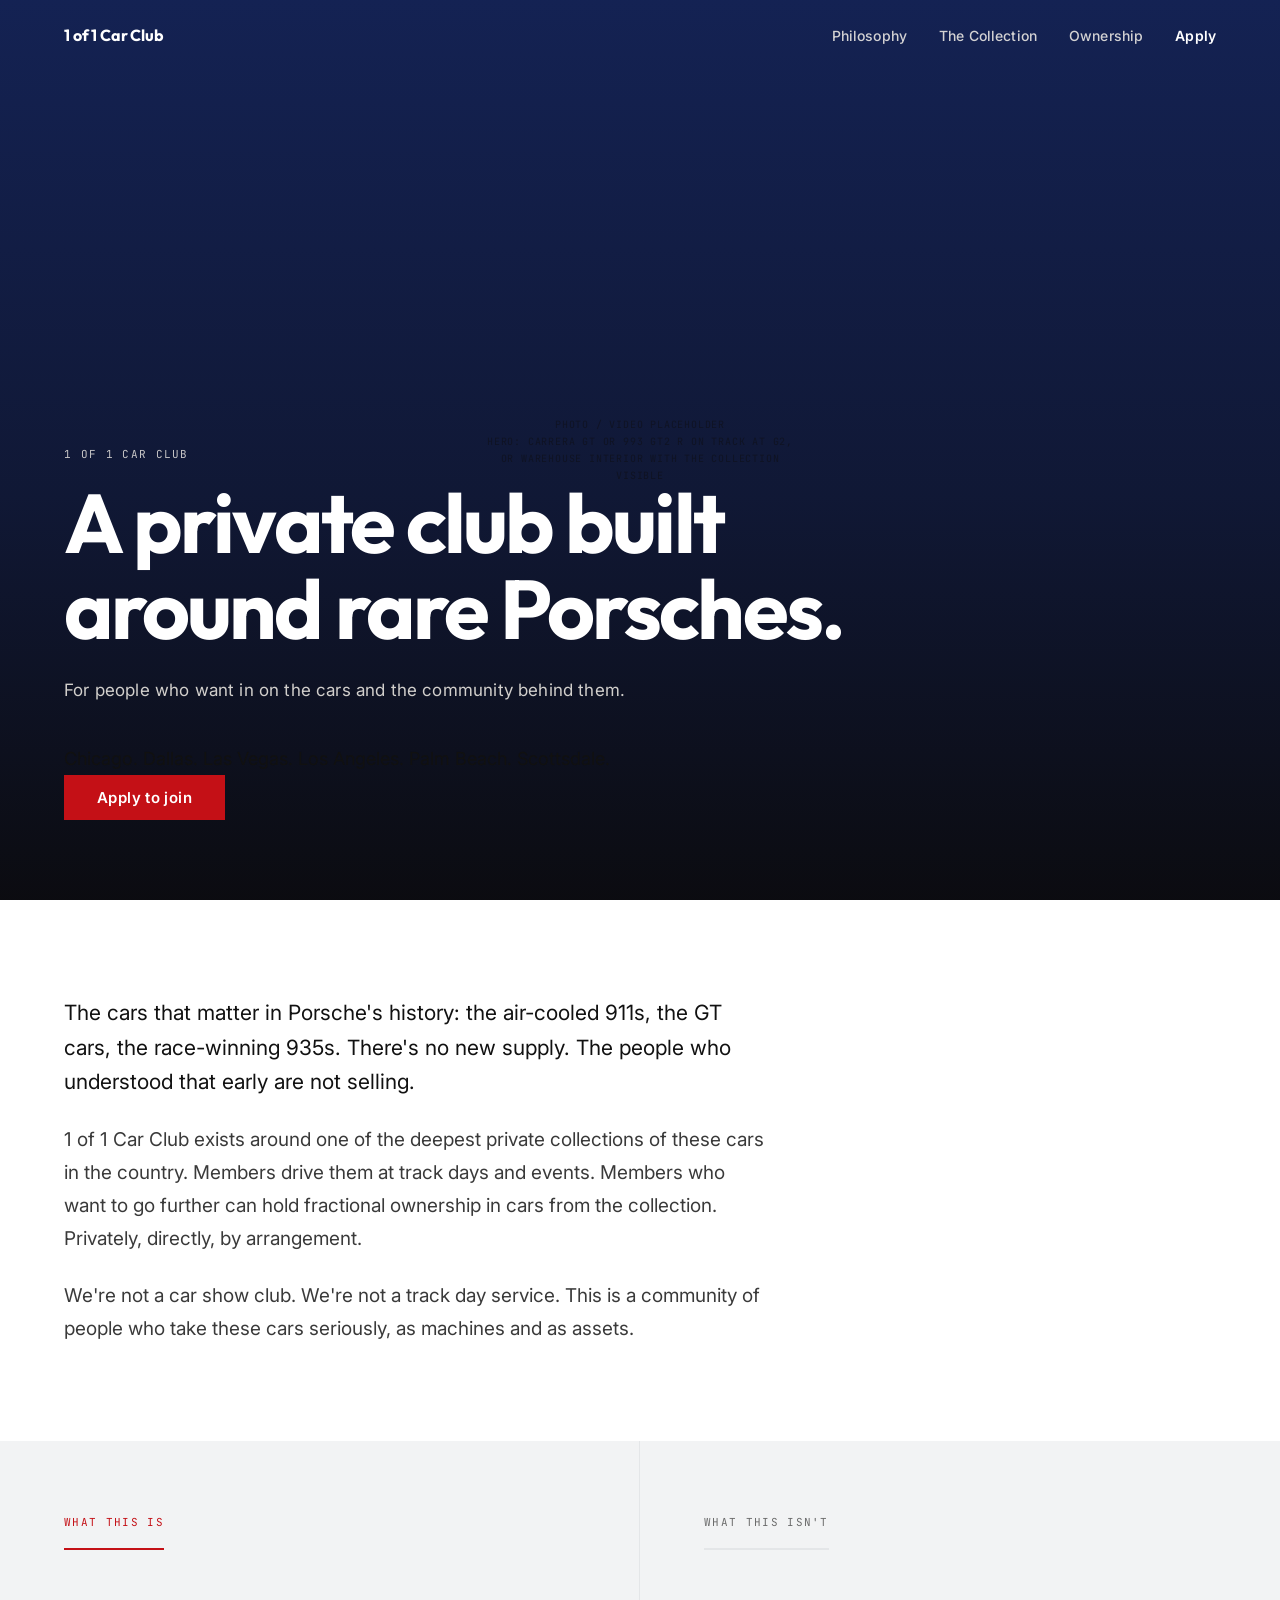
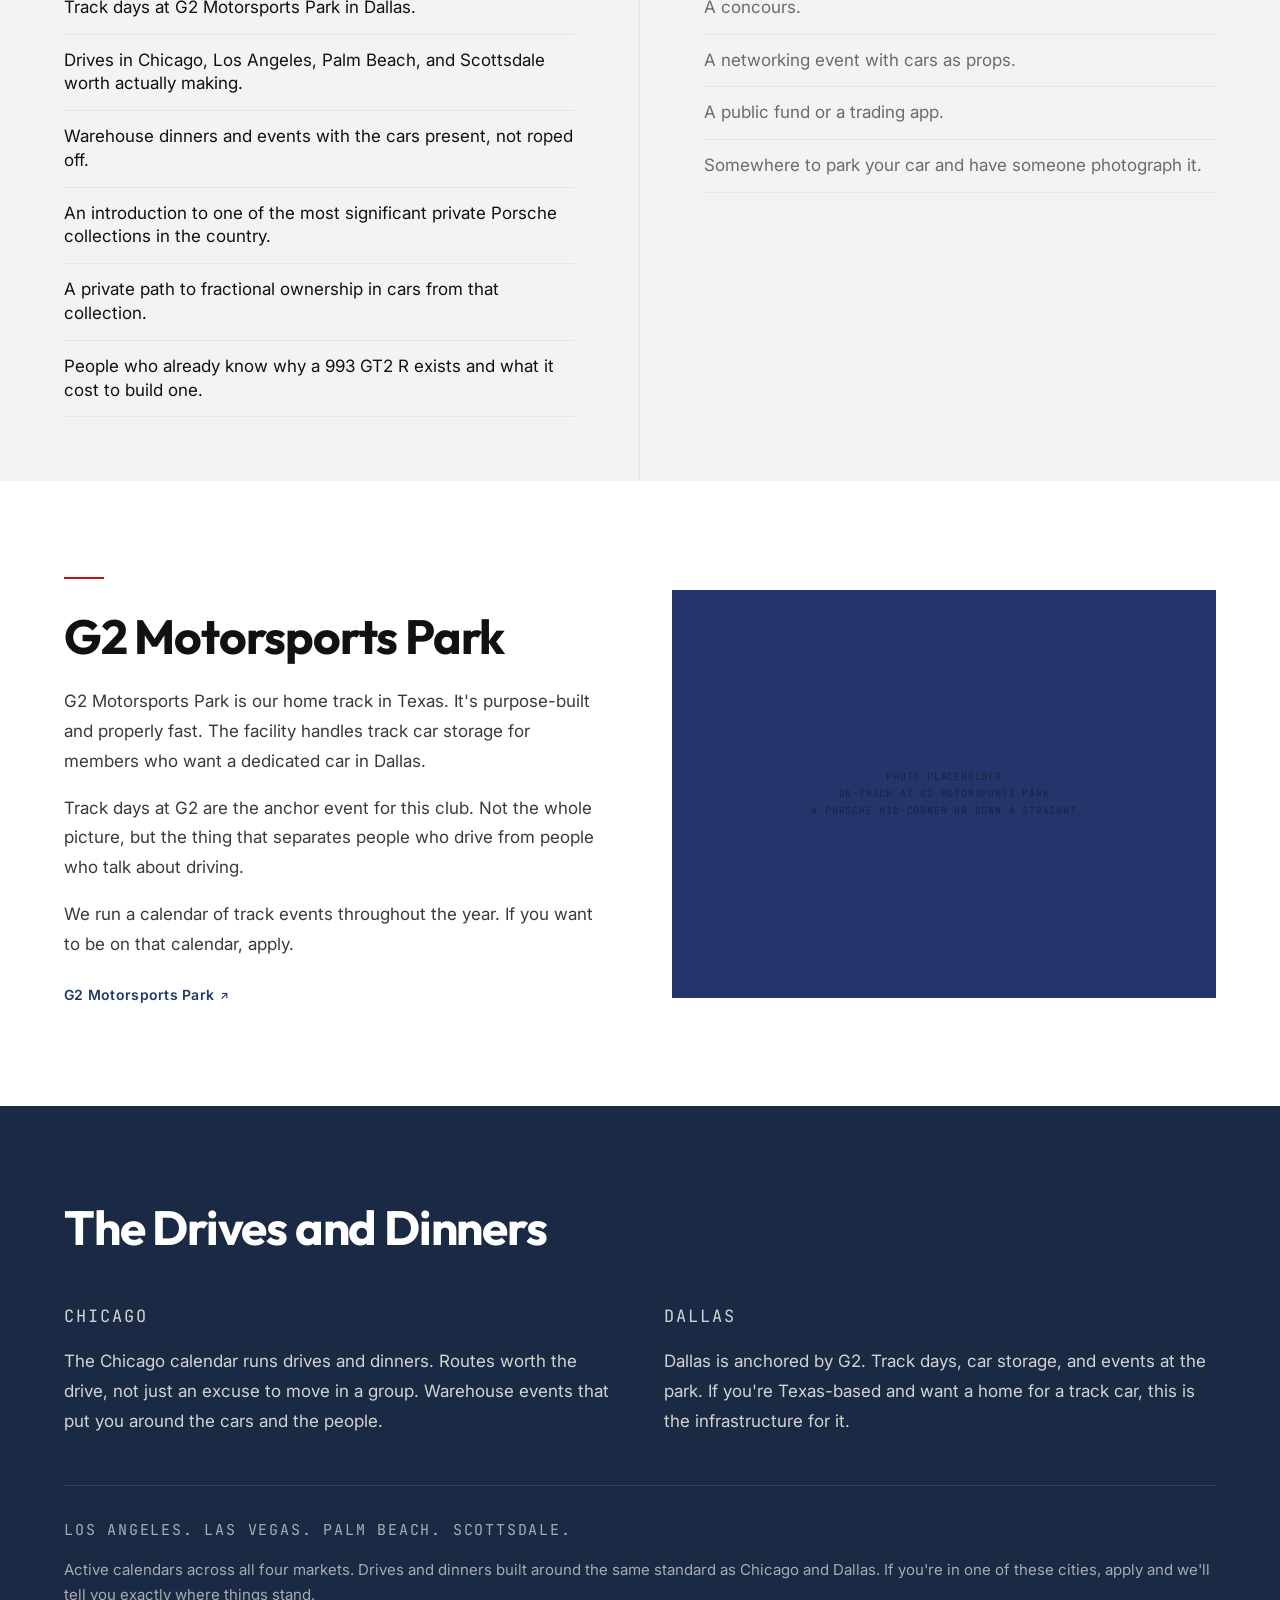
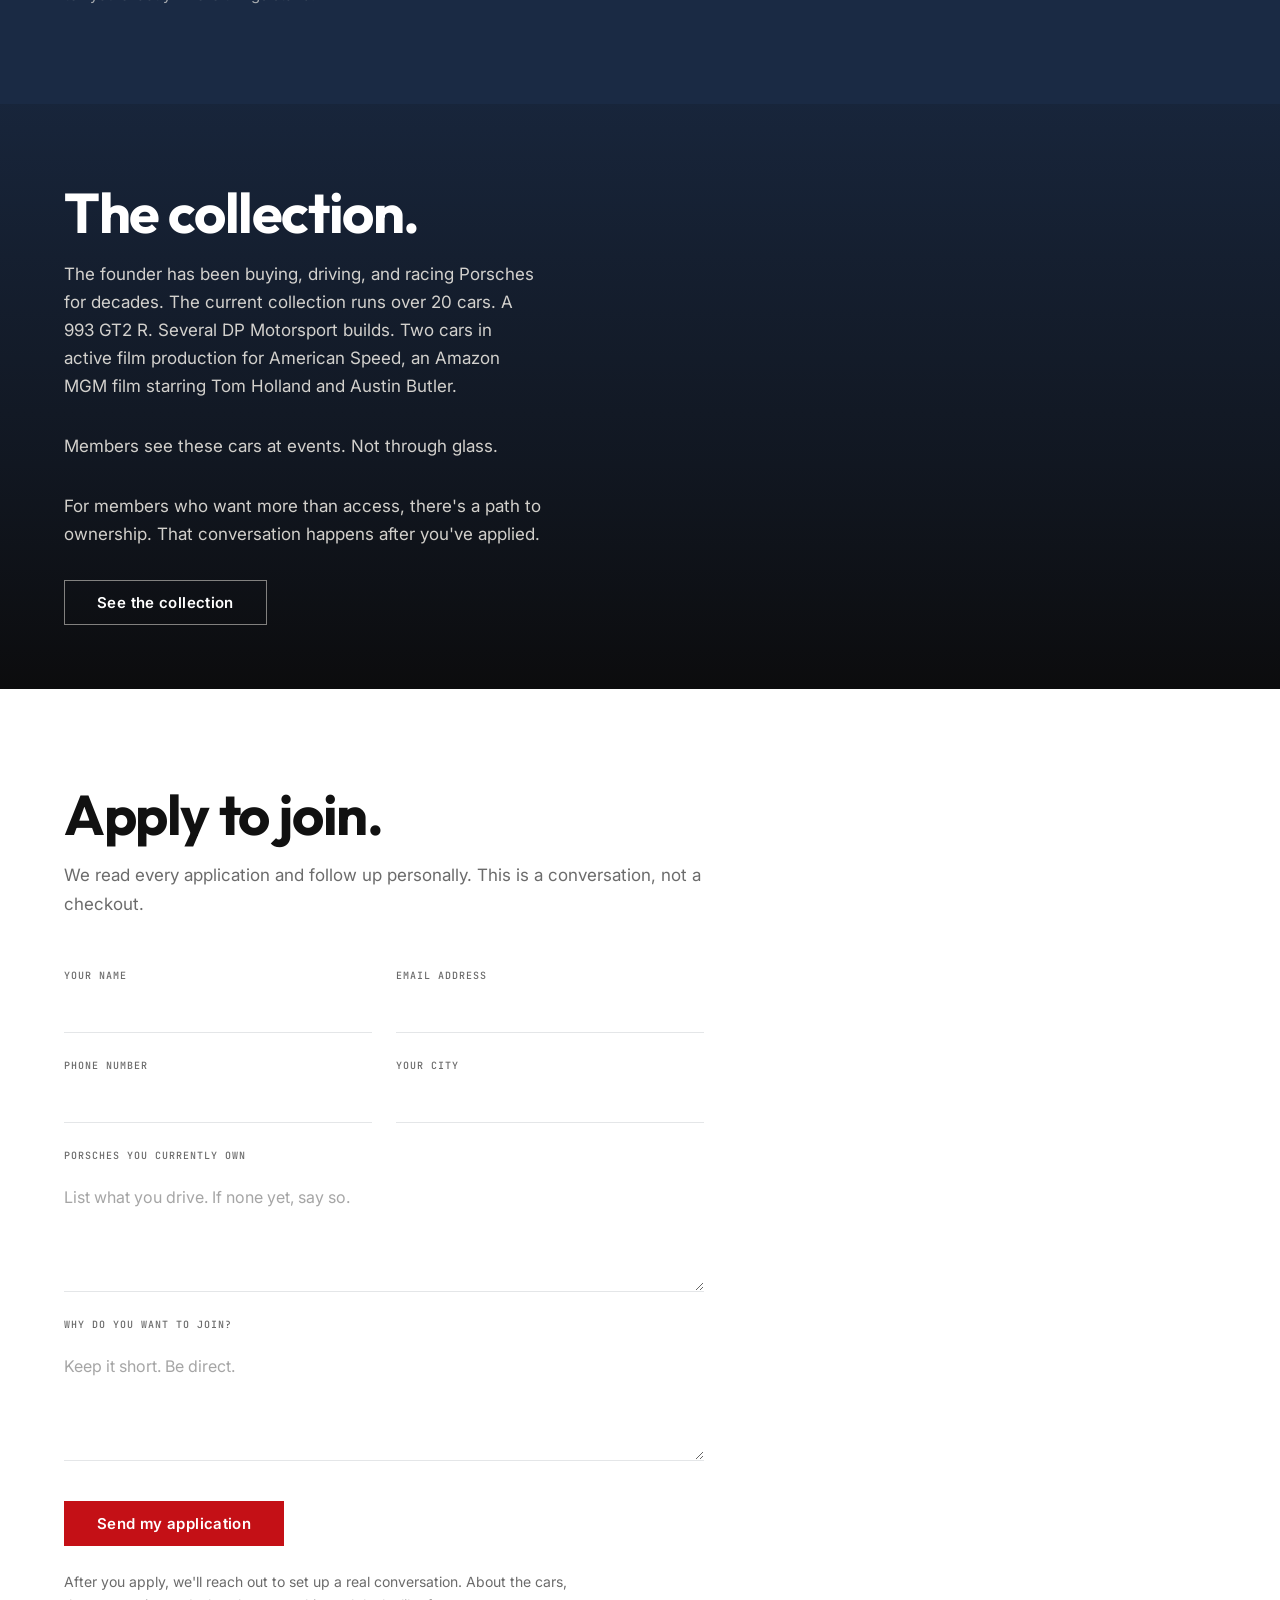
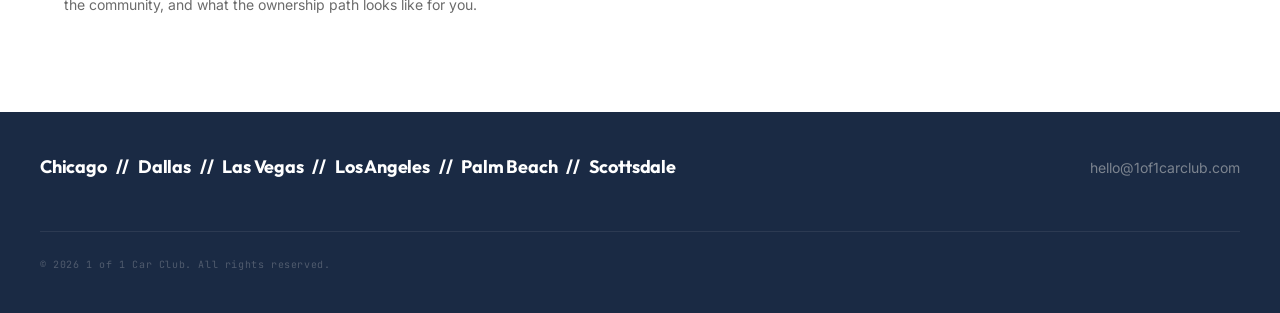
<file: index.html>
<!DOCTYPE html>
<html lang="en">
<head>
  <meta charset="UTF-8">
  <meta name="viewport" content="width=device-width, initial-scale=1.0">
  <title>1 of 1 Car Club | A Porsche club for people who drive their cars. Chicago and Dallas.</title>
  <meta name="description" content="A private Porsche club in Chicago, Dallas, Las Vegas, Los Angeles, Palm Beach, and Scottsdale. Track days, drives, warehouse dinners, and a path to owning pieces of one of the most significant private Porsche collections in the country.">

  <!-- Open Graph -->
  <meta property="og:type" content="website">
  <meta property="og:url" content="https://1of1carclub.com/">
  <meta property="og:title" content="1 of 1 Car Club">
  <meta property="og:description" content="A private Porsche club for people who drive their cars. Chicago and Dallas. Members by invitation.">
  <meta property="og:image" content="https://1of1carclub.com/assets/og-placeholder.svg">

  <link rel="icon" href="assets/favicon.svg" type="image/svg+xml">
  <style>html,body{background:#ffffff;color:#111111}body{margin:0}</style>
  <link rel="preload" href="style.css" as="style">
  <link rel="stylesheet" href="style.css">
</head>
<body class="has-transparent-nav">

  <!-- ===================== NAVIGATION ===================== -->
  <nav class="nav nav--transparent" id="nav" aria-label="Main navigation">
    <div class="nav__inner">
      <a href="index.html" class="nav__logo">1 of 1 Car Club</a>
      <ul class="nav__links" role="list">
        <li><a href="philosophy.html">Philosophy</a></li>
        <li><a href="collection.html">The Collection</a></li>
        <li><a href="ownership.html">Ownership</a></li>
        <li><a href="#apply" class="nav__apply">Apply</a></li>
      </ul>
      <button class="nav__burger" id="burger" aria-label="Open menu" aria-expanded="false">
        <span></span>
        <span></span>
        <span></span>
      </button>
    </div>
  </nav>

  <!-- Mobile overlay -->
  <div class="nav__overlay" id="nav-overlay" role="dialog" aria-label="Navigation menu">
    <nav>
      <a href="philosophy.html">Philosophy</a>
      <a href="collection.html">The Collection</a>
      <a href="ownership.html">Ownership</a>
      <a href="#apply">Apply to join</a>
    </nav>
    <p class="nav__overlay-locs">Chicago &nbsp;&bull;&nbsp; Dallas &nbsp;&bull;&nbsp; Las Vegas &nbsp;&bull;&nbsp; Los Angeles &nbsp;&bull;&nbsp; Palm Beach &nbsp;&bull;&nbsp; Scottsdale</p>
  </div>

  <main>

    <!-- ===================== HERO ===================== -->
    <section class="hero" aria-label="Hero">
      <!--
        PHOTO PLACEHOLDER: Full-bleed hero image or looping video.
        Ideal: Carrera GT or 993 GT2 R on track at G2, moving, not static.
        Alternatively: warehouse interior with several significant cars visible.
        No stock photography. Must stop a scroll.
        To replace: swap this .ph div for an <img> or <video muted autoplay loop playsinline>
        with style="position:absolute;inset:0;width:100%;height:100%;object-fit:cover"
      -->
      <div class="ph ph--hero">
        <span class="ph__label">Photo / video placeholder<br>Hero: Carrera GT or 993 GT2 R on track at G2,<br>or warehouse interior with the collection visible</span>
      </div>
      <div class="hero__overlay"></div>
      <div class="hero__content">
        <p class="hero__kicker">1 of 1 Car Club</p>
        <h1 class="hero__headline reveal">A private club built around rare Porsches.</h1>
        <p class="hero__sub reveal reveal-delay-1">For people who want in on the cars and the community behind them.</p>
        <p class="hero__locs reveal reveal-delay-1">Chicago. Dallas. Las Vegas. Los Angeles. Palm Beach. Scottsdale.</p>
        <a href="#apply" class="btn btn--red reveal reveal-delay-2">Apply to join</a>
      </div>
    </section>

    <!-- ===================== PITCH ===================== -->
    <section class="pitch">
      <div class="wrap">
        <div class="pitch__text reveal">
          <p>The cars that matter in Porsche's history: the air-cooled 911s, the GT cars, the race-winning 935s. There's no new supply. The people who understood that early are not selling.</p>
          <p>1 of 1 Car Club exists around one of the deepest private collections of these cars in the country. Members drive them at track days and events. Members who want to go further can hold fractional ownership in cars from the collection. Privately, directly, by arrangement.</p>
          <p>We're not a car show club. We're not a track day service. This is a community of people who take these cars seriously, as machines and as assets.</p>
        </div>
      </div>
    </section>

    <!-- ===================== WHAT THIS IS / ISN'T ===================== -->
    <section class="split" aria-label="What this club is and isn't">
      <div class="wrap" style="padding-left: 0; padding-right: 0; max-width: 100%;">
        <div class="split__grid">
          <div class="split__col split__col--is reveal">
            <div class="wrap">
              <span class="split__col-label">What this is</span>
              <ul class="split__list">
                <li>Track days at G2 Motorsports Park in Dallas.</li>
                <li>Drives in Chicago, Los Angeles, Palm Beach, and Scottsdale worth actually making.</li>
                <li>Warehouse dinners and events with the cars present, not roped off.</li>
                <li>An introduction to one of the most significant private Porsche collections in the country.</li>
                <li>A private path to fractional ownership in cars from that collection.</li>
                <li>People who already know why a 993 GT2 R exists and what it cost to build one.</li>
              </ul>
            </div>
          </div>
          <div class="split__col split__col--isnot reveal reveal-delay-1">
            <div class="wrap">
              <span class="split__col-label">What this isn't</span>
              <ul class="split__list">
                <li>A concours.</li>
                <li>A networking event with cars as props.</li>
                <li>A public fund or a trading app.</li>
                <li>Somewhere to park your car and have someone photograph it.</li>
              </ul>
            </div>
          </div>
        </div>
      </div>
    </section>

    <!-- ===================== THE TRACK ===================== -->
    <section class="track">
      <div class="wrap">
        <div class="track__inner">
          <div class="track__text reveal">
            <div class="section-rule"></div>
            <h2>G2 Motorsports Park</h2>
            <p>G2 Motorsports Park is our home track in Texas. It's purpose-built and properly fast. The facility handles track car storage for members who want a dedicated car in Dallas.</p>
            <p>Track days at G2 are the anchor event for this club. Not the whole picture, but the thing that separates people who drive from people who talk about driving.</p>
            <p>We run a calendar of track events throughout the year. If you want to be on that calendar, apply.</p>
            <a href="https://g2motorsportspark.com" target="_blank" rel="noopener noreferrer" class="track__link">G2 Motorsports Park</a>
          </div>
          <div class="track__media reveal reveal-delay-1">
            <!--
              PHOTO PLACEHOLDER: On-track action at G2 Motorsports Park.
              A Porsche mid-corner or down a straight. Not a static parked shot.
              G2 may have media assets. Confirm licensing before use.
            -->
            <div class="ph ph--track">
              <span class="ph__label">Photo placeholder<br>On-track at G2 Motorsports Park<br>A Porsche mid-corner or down a straight</span>
            </div>
          </div>
        </div>
      </div>
    </section>

    <!-- ===================== DRIVES AND DINNERS ===================== -->
    <section class="events" aria-label="Events across six cities">
      <div class="wrap">
        <div class="events__header reveal">
          <h2>The Drives and Dinners</h2>
        </div>
        <div class="events__grid">
          <div class="events__city reveal">
            <p class="events__city-label">Chicago</p>
            <p>The Chicago calendar runs drives and dinners. Routes worth the drive, not just an excuse to move in a group. Warehouse events that put you around the cars and the people.</p>
          </div>
          <div class="events__city reveal reveal-delay-1">
            <p class="events__city-label">Dallas</p>
            <p>Dallas is anchored by G2. Track days, car storage, and events at the park. If you're Texas-based and want a home for a track car, this is the infrastructure for it.</p>
          </div>
        </div>
        <div class="events__foot reveal">
          <p class="events__city-label">Los Angeles. Las Vegas. Palm Beach. Scottsdale.</p>
          <p>Active calendars across all four markets. Drives and dinners built around the same standard as Chicago and Dallas. If you're in one of these cities, apply and we'll tell you exactly where things stand.</p>
        </div>
      </div>
    </section>

    <!-- ===================== THE CARS (teaser) ===================== -->
    <section class="cars-teaser" aria-label="The collection">
      <div class="cars-teaser__media">
        <!--
          PHOTO PLACEHOLDER: Collection teaser image.
          Full-bleed, moody. Best option: multiple significant cars in the warehouse
          together. 993 GT2 R and a Carrera GT in frame together would be ideal.
          Shot from a low angle, cars in context, not isolated on white.
        -->
        <div class="ph ph--featured" style="background-color: #1A2A44;">
          <span class="ph__label" style="color: rgba(245,241,234,0.5);">Photo placeholder<br>Collection teaser: multiple cars in the warehouse,<br>moody, low angle. 993 GT2 R and Carrera GT together if possible.</span>
        </div>
        <div class="cars-teaser__overlay"></div>
      </div>
      <div class="cars-teaser__content">
        <div class="wrap">
          <h2 class="reveal">The collection.</h2>
          <p class="reveal reveal-delay-1">The founder has been buying, driving, and racing Porsches for decades. The current collection runs over 20 cars. A 993 GT2 R. Several DP Motorsport builds. Two cars in active film production for American Speed, an Amazon MGM film starring Tom Holland and Austin Butler.</p>
          <p class="reveal reveal-delay-1">Members see these cars at events. Not through glass.</p>
          <p class="reveal reveal-delay-1">For members who want more than access, there's a path to ownership. That conversation happens after you've applied.</p>
          <a href="collection.html" class="btn btn--outline-light reveal reveal-delay-2">See the collection</a>
        </div>
      </div>
    </section>

    <!-- ===================== APPLICATION ===================== -->
    <section class="apply" id="apply">
      <div class="wrap">
        <div class="apply__header reveal">
          <h2>Apply to join.</h2>
          <p>We read every application and follow up personally. This is a conversation, not a checkout.</p>
        </div>

        <!--
          FormSubmit.co - destination: hello@1of1carclub.com
          First submission triggers an activation email from FormSubmit.
          Click the link in that email before launch or submissions will not deliver.
          Docs: https://formsubmit.co/documentation
        -->
        <form
          action="https://formsubmit.co/hello@1of1carclub.com"
          method="POST"
          class="form reveal"
          novalidate
        >
          <!-- FormSubmit config -->
          <input type="hidden" name="_subject" value="New Membership Application - 1 of 1 Car Club">
          <input type="hidden" name="_captcha" value="false">
          <input type="hidden" name="_template" value="table">
          <input type="hidden" name="_next" value="https://1of1carclub.com/thanks.html">

          <!-- Honeypot anti-spam -->
          <input type="text" name="_honey" style="display:none" tabindex="-1" autocomplete="off">

          <div class="form__row">
            <div class="form__group">
              <label class="form__label" for="name">Your name</label>
              <input
                class="form__input"
                type="text"
                id="name"
                name="name"
                required
                autocomplete="name"
              >
              <span class="form__error">Name is required.</span>
            </div>
            <div class="form__group">
              <label class="form__label" for="email">Email address</label>
              <input
                class="form__input"
                type="email"
                id="email"
                name="email"
                required
                autocomplete="email"
              >
              <span class="form__error">A valid email is required.</span>
            </div>
          </div>

          <div class="form__row">
            <div class="form__group">
              <label class="form__label" for="phone">Phone number</label>
              <input
                class="form__input"
                type="tel"
                id="phone"
                name="phone"
                autocomplete="tel"
              >
            </div>
            <div class="form__group">
              <label class="form__label" for="city">Your city</label>
              <input
                class="form__input"
                type="text"
                id="city"
                name="city"
              >
            </div>
          </div>

          <div class="form__group">
            <label class="form__label" for="current_porsches">Porsches you currently own</label>
            <textarea
              class="form__textarea"
              id="current_porsches"
              name="current_porsches"
              placeholder="List what you drive. If none yet, say so."
            ></textarea>
          </div>

          <div class="form__group">
            <label class="form__label" for="why_join">Why do you want to join?</label>
            <textarea
              class="form__textarea"
              id="why_join"
              name="why_join"
              placeholder="Keep it short. Be direct."
            ></textarea>
          </div>

          <div class="form__submit">
            <button type="submit" class="btn btn--red">Send my application</button>
          </div>

          <p class="form__note">After you apply, we'll reach out to set up a real conversation. About the cars, the community, and what the ownership path looks like for you.</p>
        </form>
      </div>
    </section>

  </main>

  <!-- ===================== FOOTER ===================== -->
  <footer class="footer">
    <div class="footer__inner">
      <div class="footer__locs">Chicago&ensp;//&ensp;Dallas&ensp;//&ensp;Las Vegas&ensp;//&ensp;Los Angeles&ensp;//&ensp;Palm Beach&ensp;//&ensp;Scottsdale</div>
      <div class="footer__contact">
        <a href="mailto:hello@1of1carclub.com">hello@1of1carclub.com</a>
      </div>
      <p class="footer__copy">&copy; 2026 1 of 1 Car Club. All rights reserved.</p>
    </div>
  </footer>

  <script src="script.js"></script>
</body>
</html>
</file>
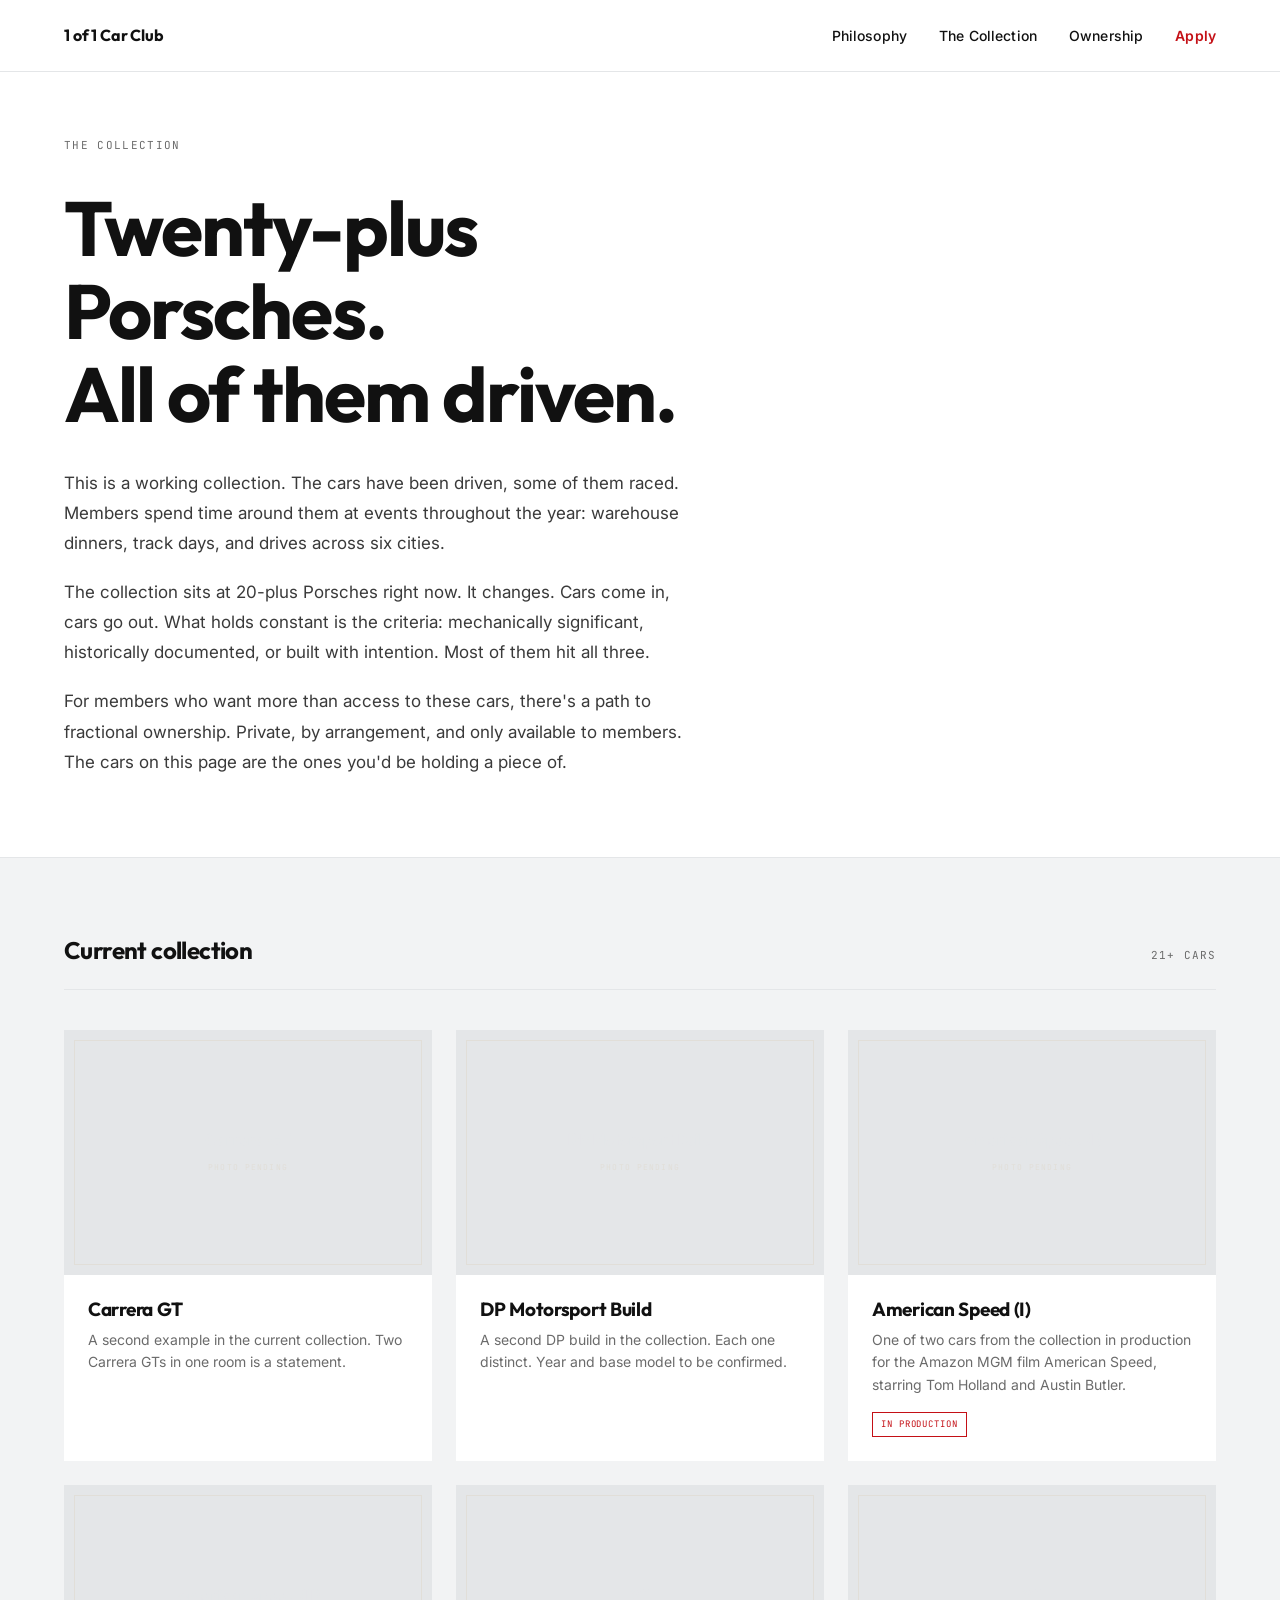
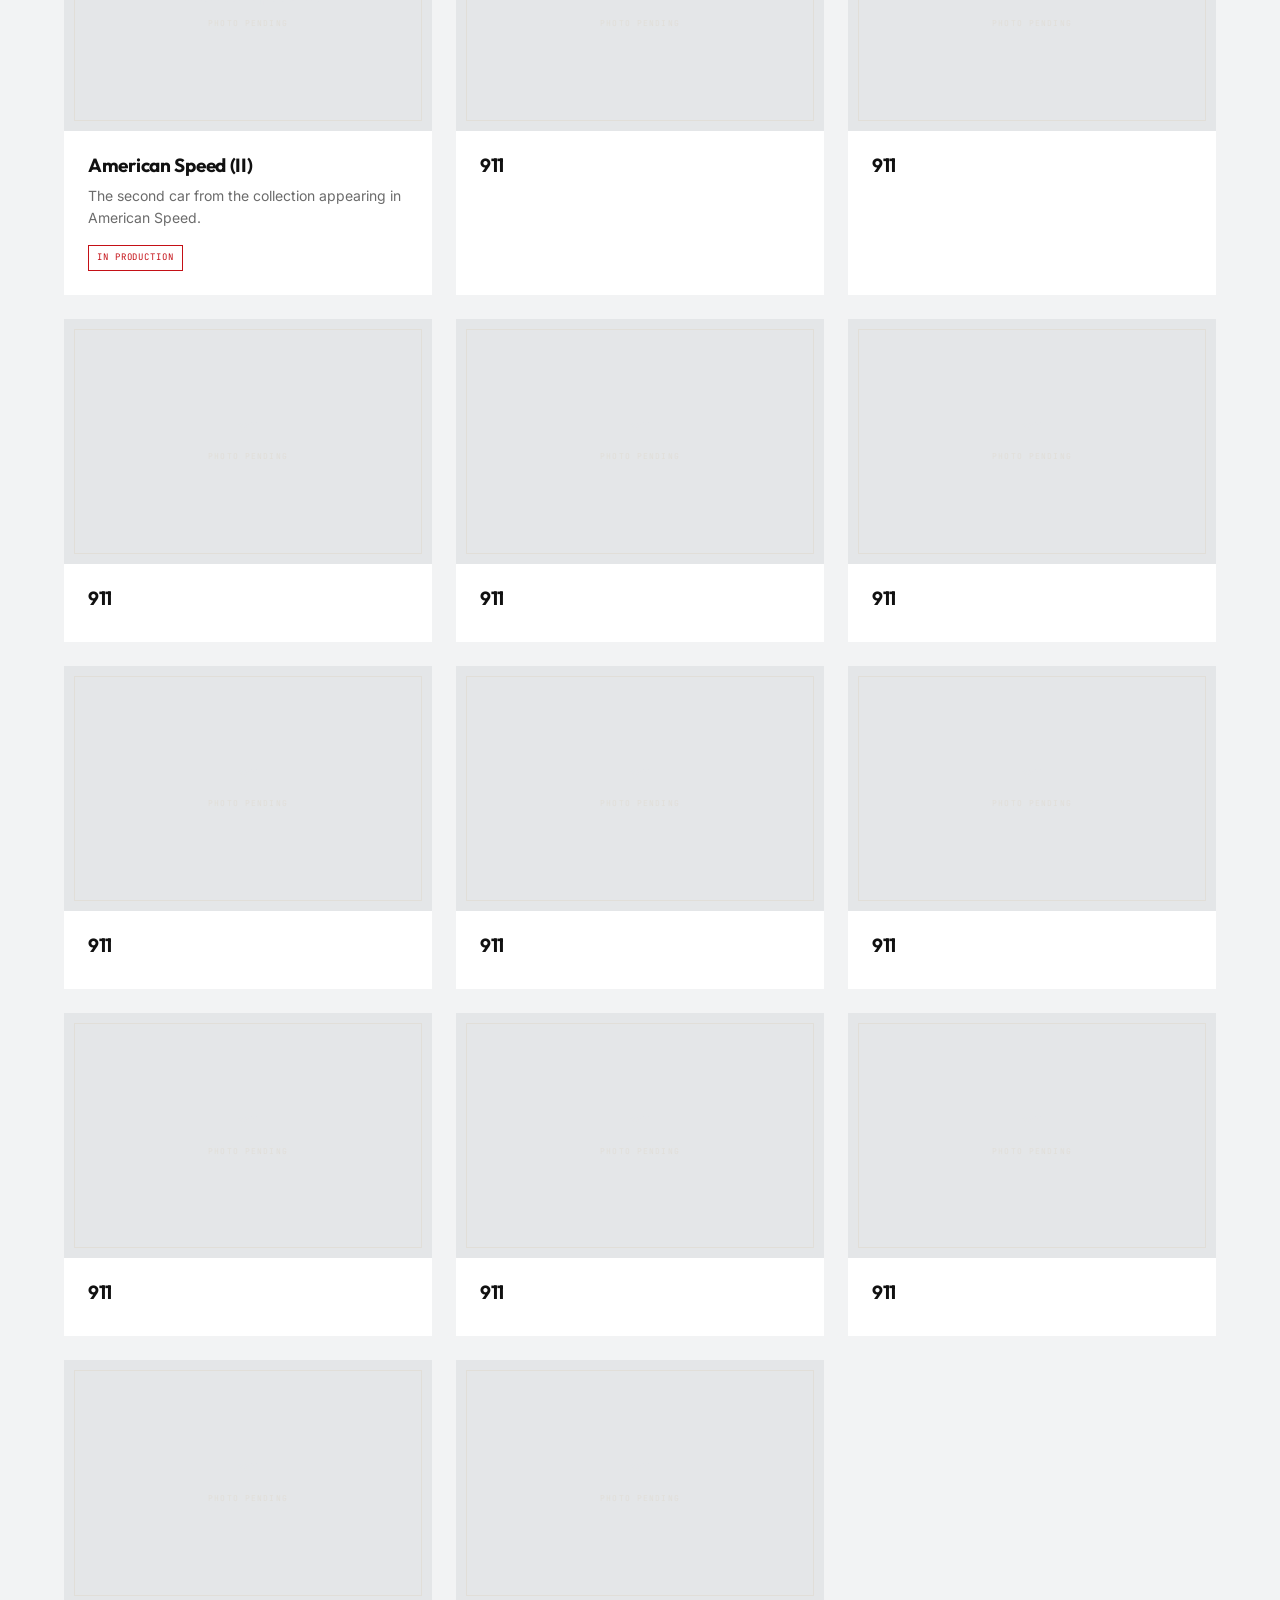
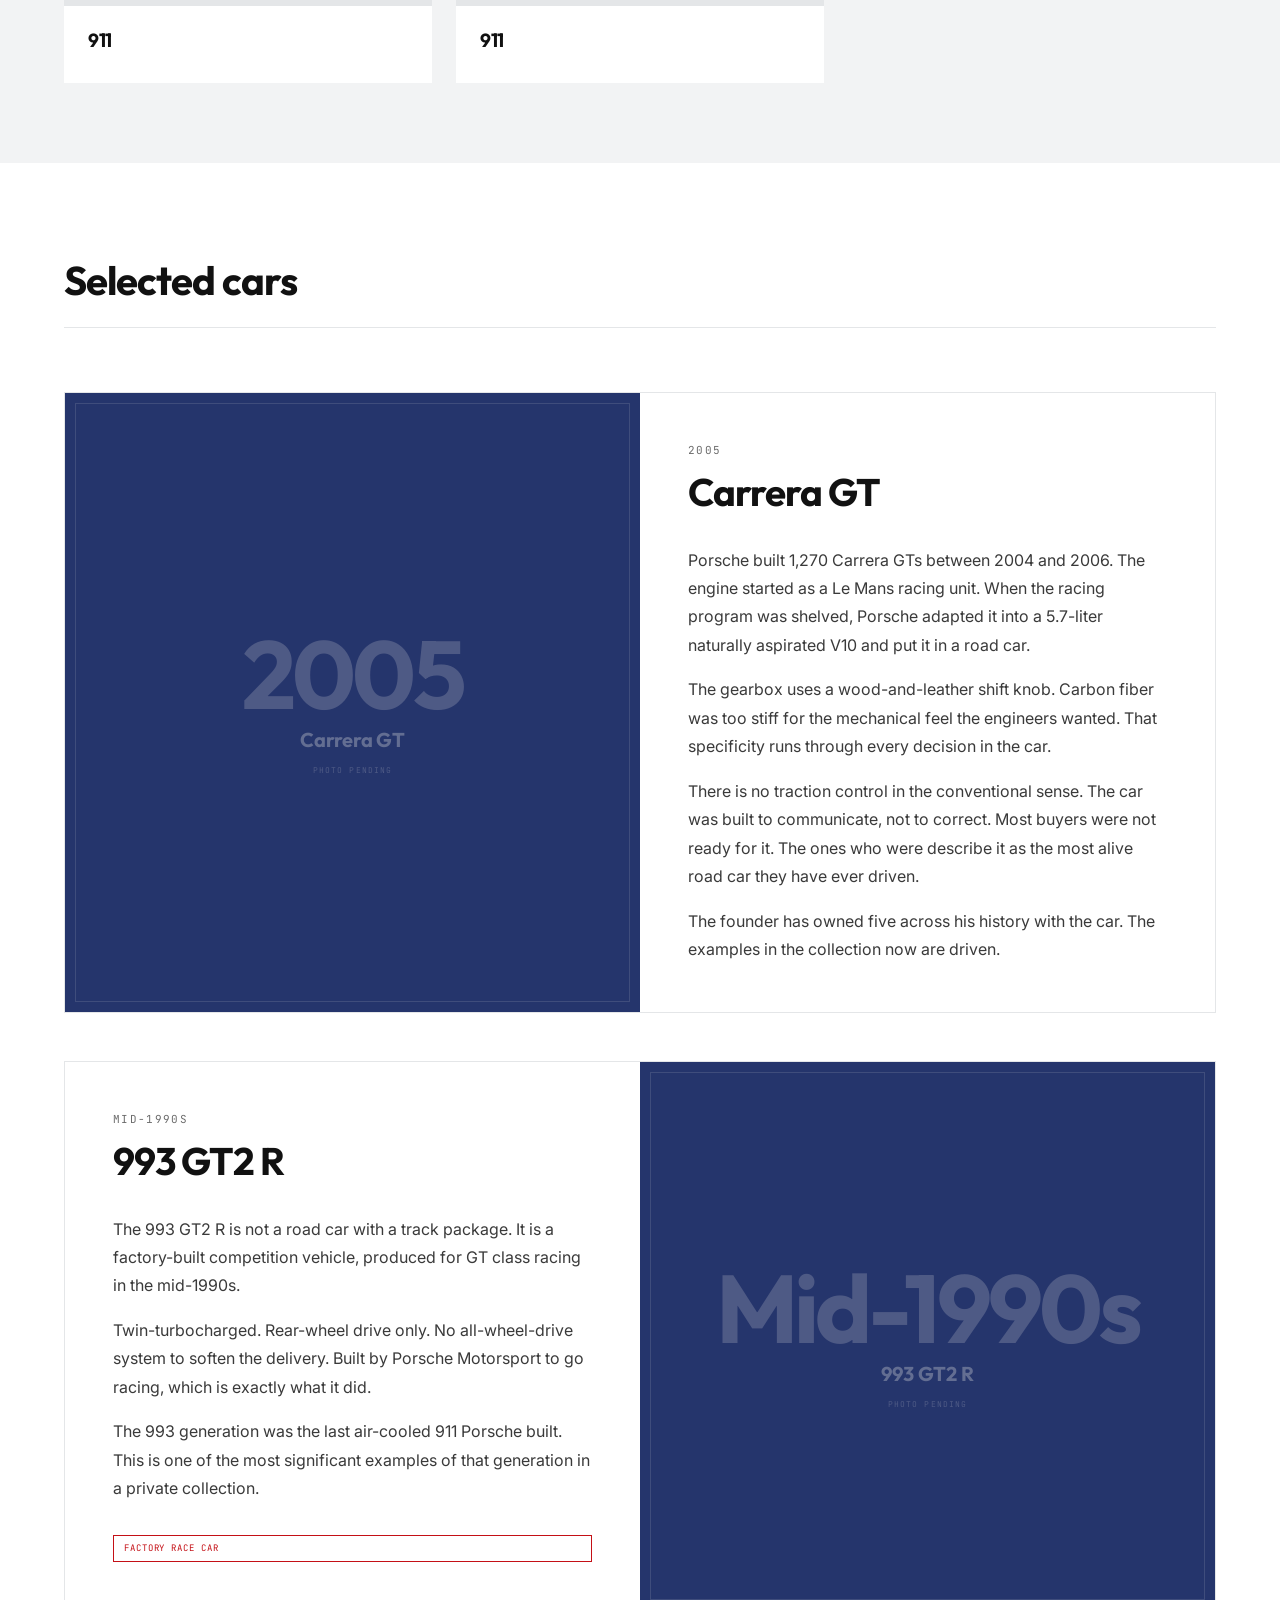
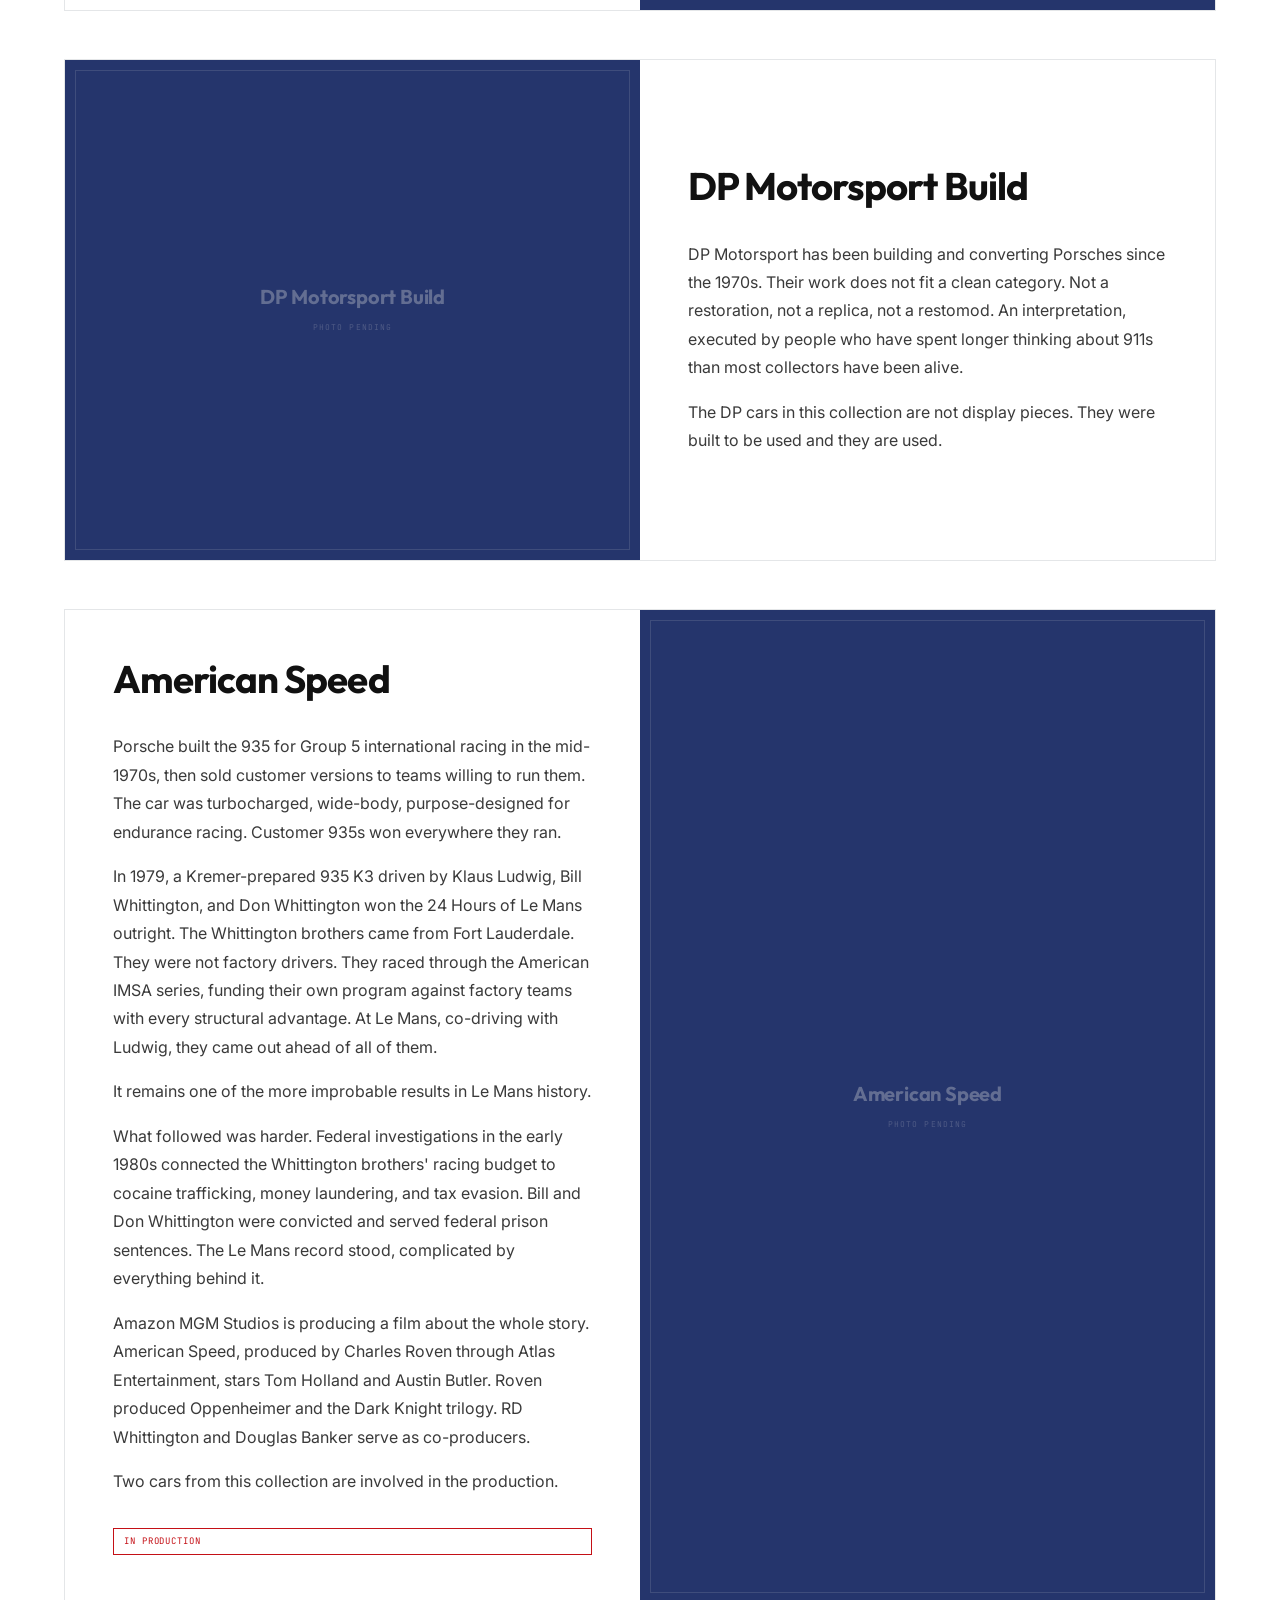
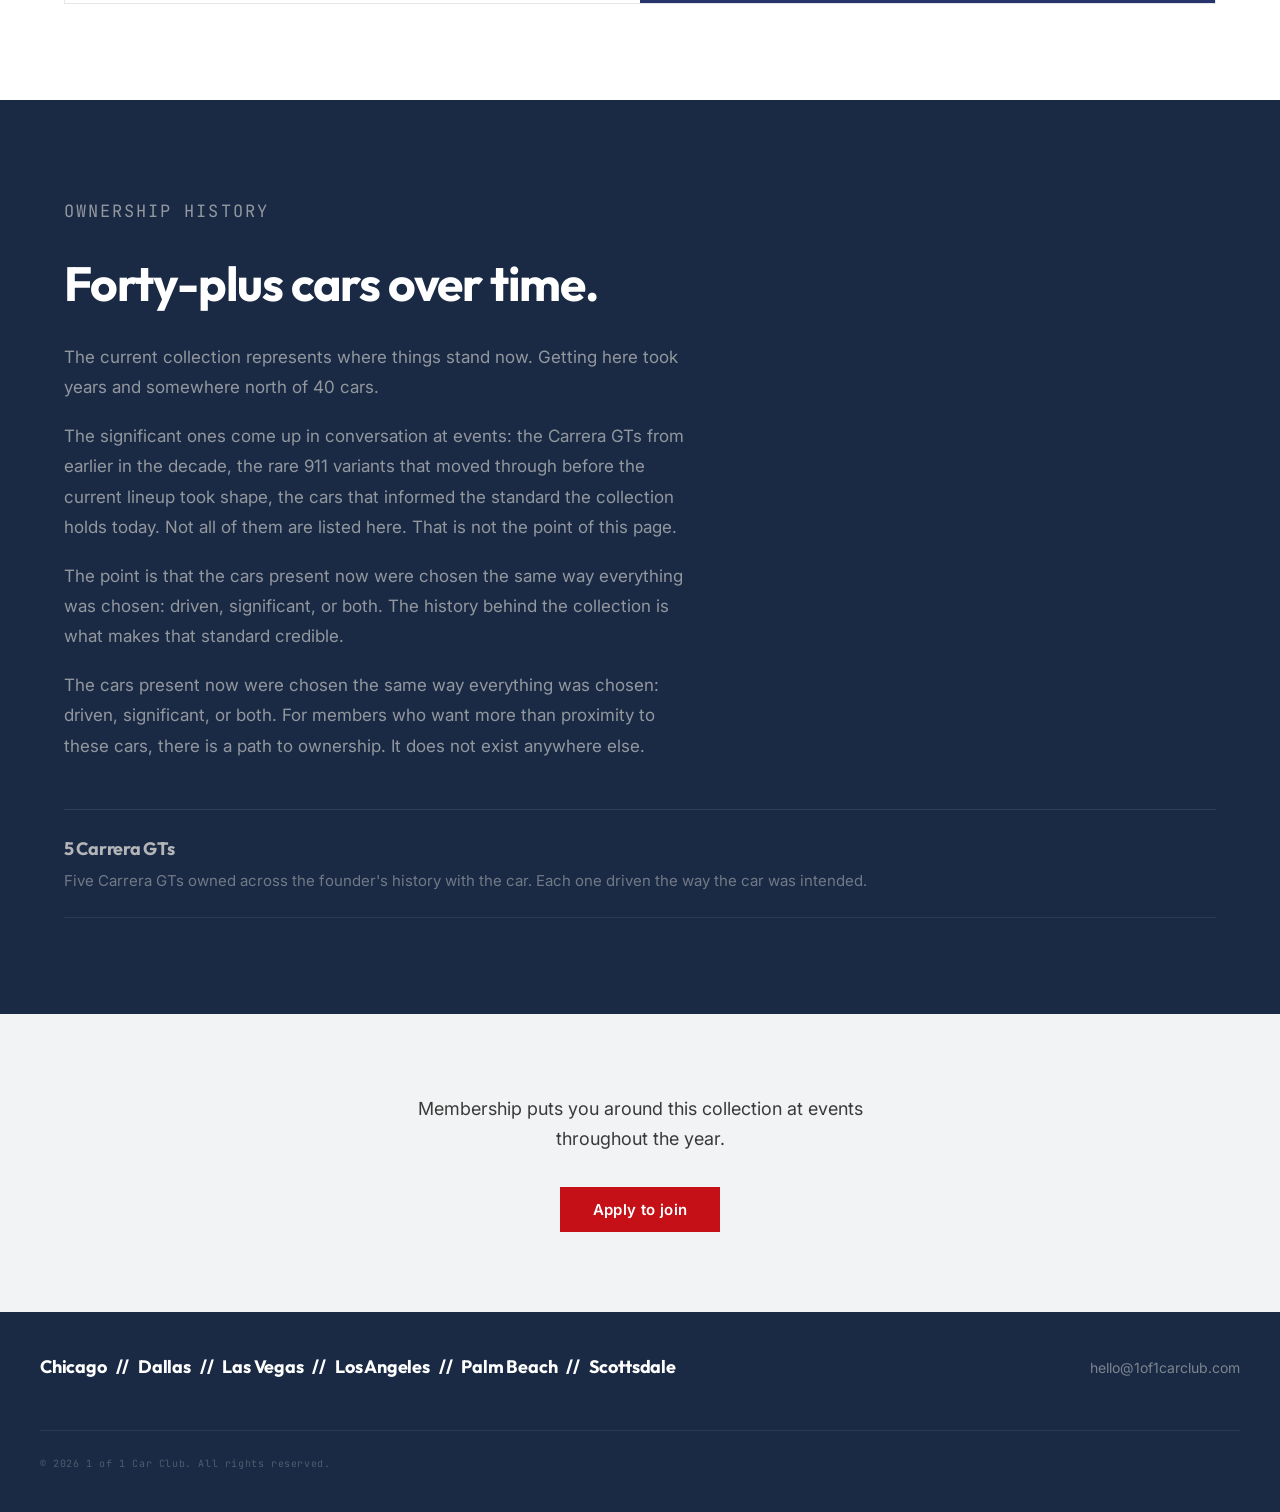
<file: collection.html>
<!DOCTYPE html>
<html lang="en">
<head>
  <meta charset="UTF-8">
  <meta name="viewport" content="width=device-width, initial-scale=1.0">
  <title>The Collection | 1 of 1 Car Club</title>
  <meta name="description" content="Twenty-plus significant Porsches in a working collection. Carrera GTs, a 993 GT2 R, DP Motorsport builds, and two cars in the Amazon MGM film American Speed.">

  <!-- Open Graph -->
  <meta property="og:type" content="website">
  <meta property="og:url" content="https://1of1carclub.com/collection.html">
  <meta property="og:title" content="The Collection | 1 of 1 Car Club">
  <meta property="og:description" content="Twenty-plus significant Porsches in a working collection. Members spend time around these cars at events throughout the year.">
  <meta property="og:image" content="https://1of1carclub.com/assets/og-placeholder.svg">

  <link rel="icon" href="assets/favicon.svg" type="image/svg+xml">
  <style>html,body{background:#ffffff;color:#111111}body{margin:0}</style>
  <link rel="preload" href="style.css" as="style">
  <link rel="stylesheet" href="style.css">
</head>
<body>

  <!-- ===================== NAVIGATION ===================== -->
  <nav class="nav nav--opaque" id="nav" aria-label="Main navigation">
    <div class="nav__inner">
      <a href="index.html" class="nav__logo">1 of 1 Car Club</a>
      <ul class="nav__links" role="list">
        <li><a href="philosophy.html">Philosophy</a></li>
        <li><a href="collection.html" aria-current="page">The Collection</a></li>
        <li><a href="ownership.html">Ownership</a></li>
        <li><a href="index.html#apply" class="nav__apply">Apply</a></li>
      </ul>
      <button class="nav__burger" id="burger" aria-label="Open menu" aria-expanded="false">
        <span></span>
        <span></span>
        <span></span>
      </button>
    </div>
  </nav>

  <!-- Mobile overlay -->
  <div class="nav__overlay" id="nav-overlay" role="dialog" aria-label="Navigation menu">
    <nav>
      <a href="philosophy.html">Philosophy</a>
      <a href="collection.html">The Collection</a>
      <a href="ownership.html">Ownership</a>
      <a href="index.html#apply">Apply to join</a>
    </nav>
    <p class="nav__overlay-locs">Chicago &nbsp;&bull;&nbsp; Dallas &nbsp;&bull;&nbsp; Las Vegas &nbsp;&bull;&nbsp; Los Angeles &nbsp;&bull;&nbsp; Palm Beach &nbsp;&bull;&nbsp; Scottsdale</p>
  </div>

  <main>

    <!-- ===================== COLLECTION INTRO ===================== -->
    <section class="col-intro">
      <div class="wrap">
        <p class="col-intro__eyebrow reveal">The collection</p>
        <h1 class="reveal reveal-delay-1">Twenty-plus Porsches.<br>All of them driven.</h1>
        <div class="col-intro__body reveal reveal-delay-2">
          <p>This is a working collection. The cars have been driven, some of them raced. Members spend time around them at events throughout the year: warehouse dinners, track days, and drives across six cities.</p>
          <p>The collection sits at 20-plus Porsches right now. It changes. Cars come in, cars go out. What holds constant is the criteria: mechanically significant, historically documented, or built with intention. Most of them hit all three.</p>
          <p>For members who want more than access to these cars, there's a path to fractional ownership. Private, by arrangement, and only available to members. The cars on this page are the ones you'd be holding a piece of.</p>
        </div>
      </div>
    </section>

    <!-- ===================== COLLECTION GRID ===================== -->
    <!--
      DATA-DRIVEN: Cards below are populated by collection-data.js + script.js.
      To add a car: edit collection-data.js only. See the template at the
      bottom of that file. Never edit this HTML to add cars.
    -->
    <section class="col-grid-section">
      <div class="wrap">
        <div class="col-grid-section__header reveal">
          <h2>Current collection</h2>
          <span class="col-grid-section__count mono-label" id="collection-count">20+ cars</span>
        </div>

        <div class="card-grid" id="collection-grid" aria-label="Collection cars">
          <!-- Populated by collection-data.js + script.js.
               If JavaScript is disabled, add noscript fallback here. -->
          <noscript>
            <p style="padding: 2rem; color: var(--charcoal-lt); font-family: var(--font-sans); font-size: 1rem;">
              Enable JavaScript to view the full collection.
            </p>
          </noscript>
        </div>
      </div>
    </section>

    <!-- ===================== FEATURED CARS ===================== -->
    <!--
      DATA-DRIVEN: Featured articles populated by collection-data.js + script.js.
      Cars with featured: true in collection-data.js appear here as long-form entries.
    -->
    <section class="featured-section" aria-label="Selected cars">
      <div class="wrap">
        <div class="featured-section__header reveal">
          <h2>Selected cars</h2>
        </div>
        <div id="featured-section">
          <!-- Populated by collection-data.js + script.js -->
        </div>
      </div>
    </section>

    <!-- ===================== PAST COLLECTION ===================== -->
    <section class="past-col">
      <div class="wrap">
        <p class="past-col__eyebrow reveal">Ownership history</p>
        <h2 class="reveal">Forty-plus cars over time.</h2>
        <p class="reveal">The current collection represents where things stand now. Getting here took years and somewhere north of 40 cars.</p>
        <p class="reveal">The significant ones come up in conversation at events: the Carrera GTs from earlier in the decade, the rare 911 variants that moved through before the current lineup took shape, the cars that informed the standard the collection holds today. Not all of them are listed here. That is not the point of this page.</p>
        <p class="reveal">The point is that the cars present now were chosen the same way everything was chosen: driven, significant, or both. The history behind the collection is what makes that standard credible.</p>
        <p class="reveal">The cars present now were chosen the same way everything was chosen: driven, significant, or both. For members who want more than proximity to these cars, there is a path to ownership. It does not exist anywhere else.</p>

        <!-- Populated by collection-data.js + script.js (past array) -->
        <div id="past-collection-list" class="past-col__list">
        </div>
      </div>
    </section>

    <!-- ===================== CLOSING CTA ===================== -->
    <section class="col-cta">
      <div class="wrap">
        <p class="reveal">Membership puts you around this collection at events throughout the year.</p>
        <a href="index.html#apply" class="btn btn--red reveal reveal-delay-1">Apply to join</a>
      </div>
    </section>

  </main>

  <!-- ===================== FOOTER ===================== -->
  <footer class="footer">
    <div class="footer__inner">
      <div class="footer__locs">Chicago&ensp;//&ensp;Dallas&ensp;//&ensp;Las Vegas&ensp;//&ensp;Los Angeles&ensp;//&ensp;Palm Beach&ensp;//&ensp;Scottsdale</div>
      <div class="footer__contact">
        <a href="mailto:hello@1of1carclub.com">hello@1of1carclub.com</a>
      </div>
      <p class="footer__copy">&copy; 2026 1 of 1 Car Club. All rights reserved.</p>
    </div>
  </footer>

  <!-- collection-data.js must load before script.js -->
  <script src="collection-data.js"></script>
  <script src="script.js"></script>
</body>
</html>
</file>
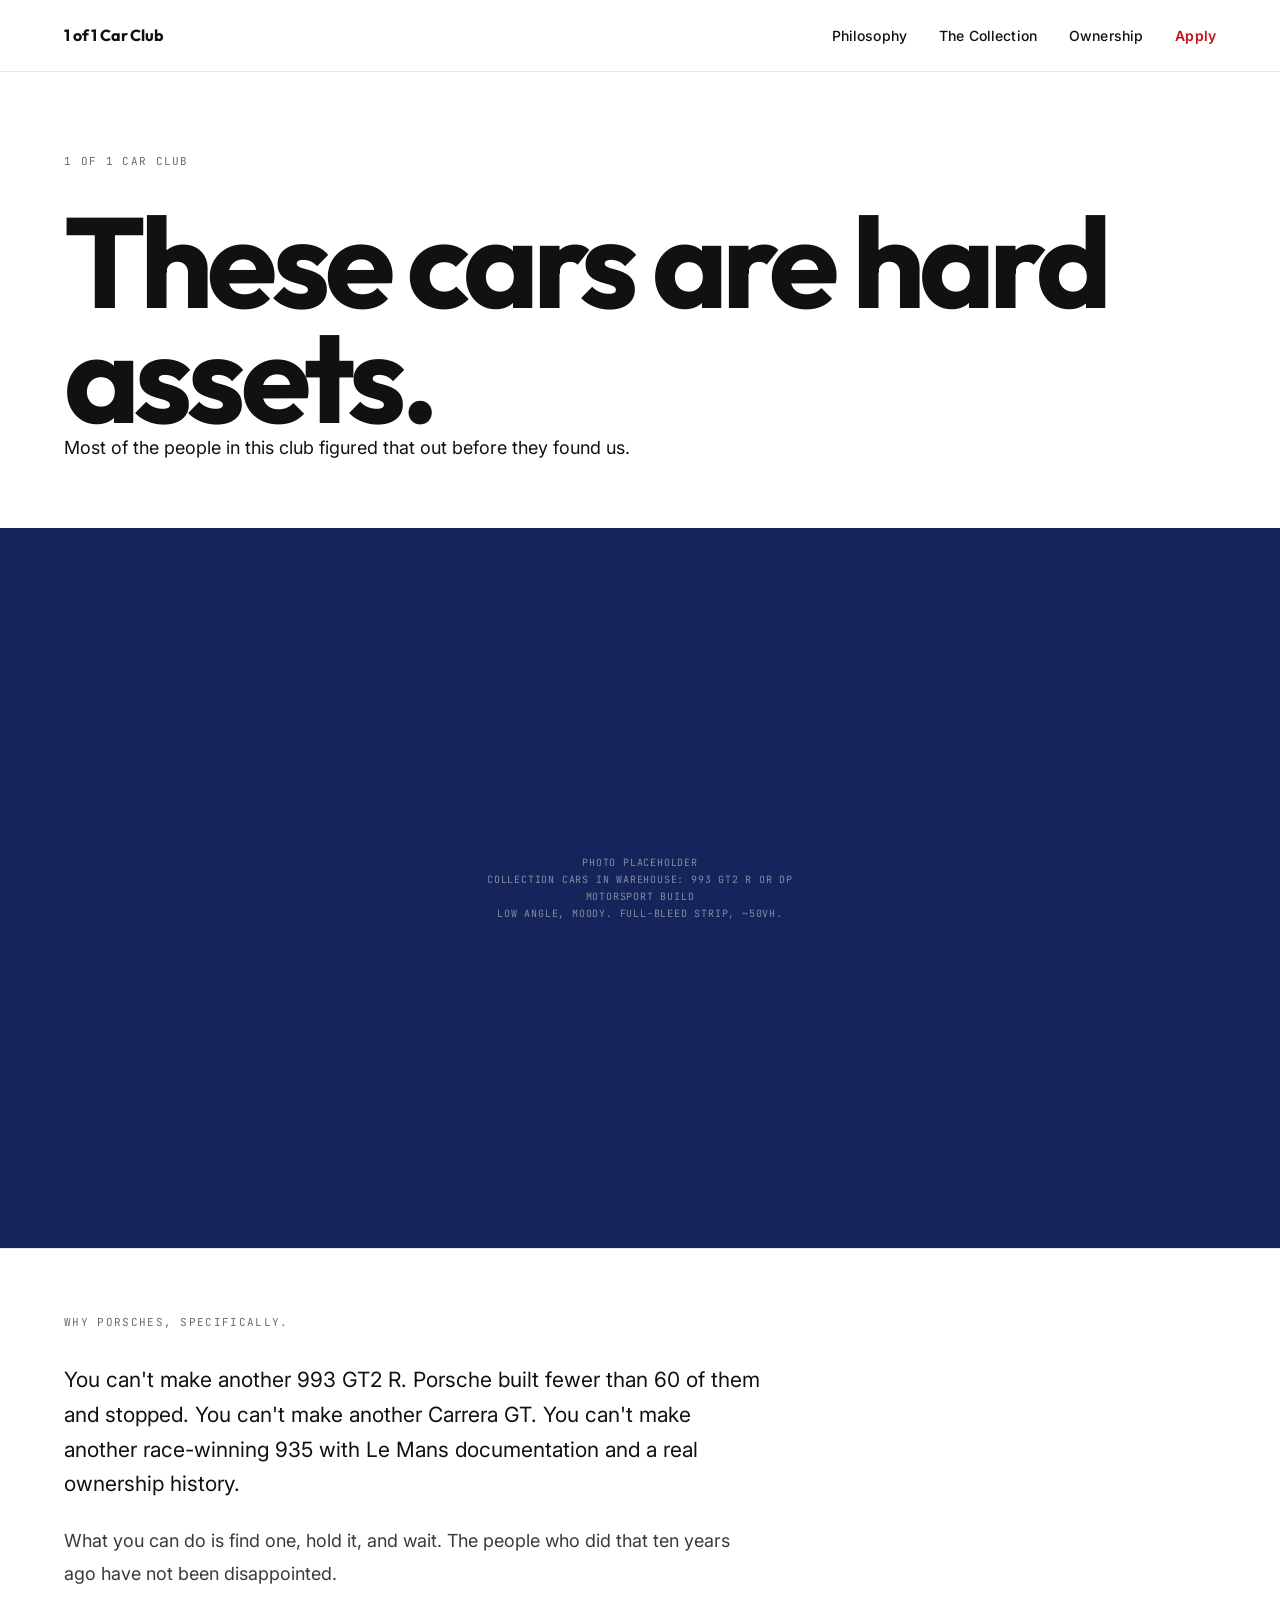
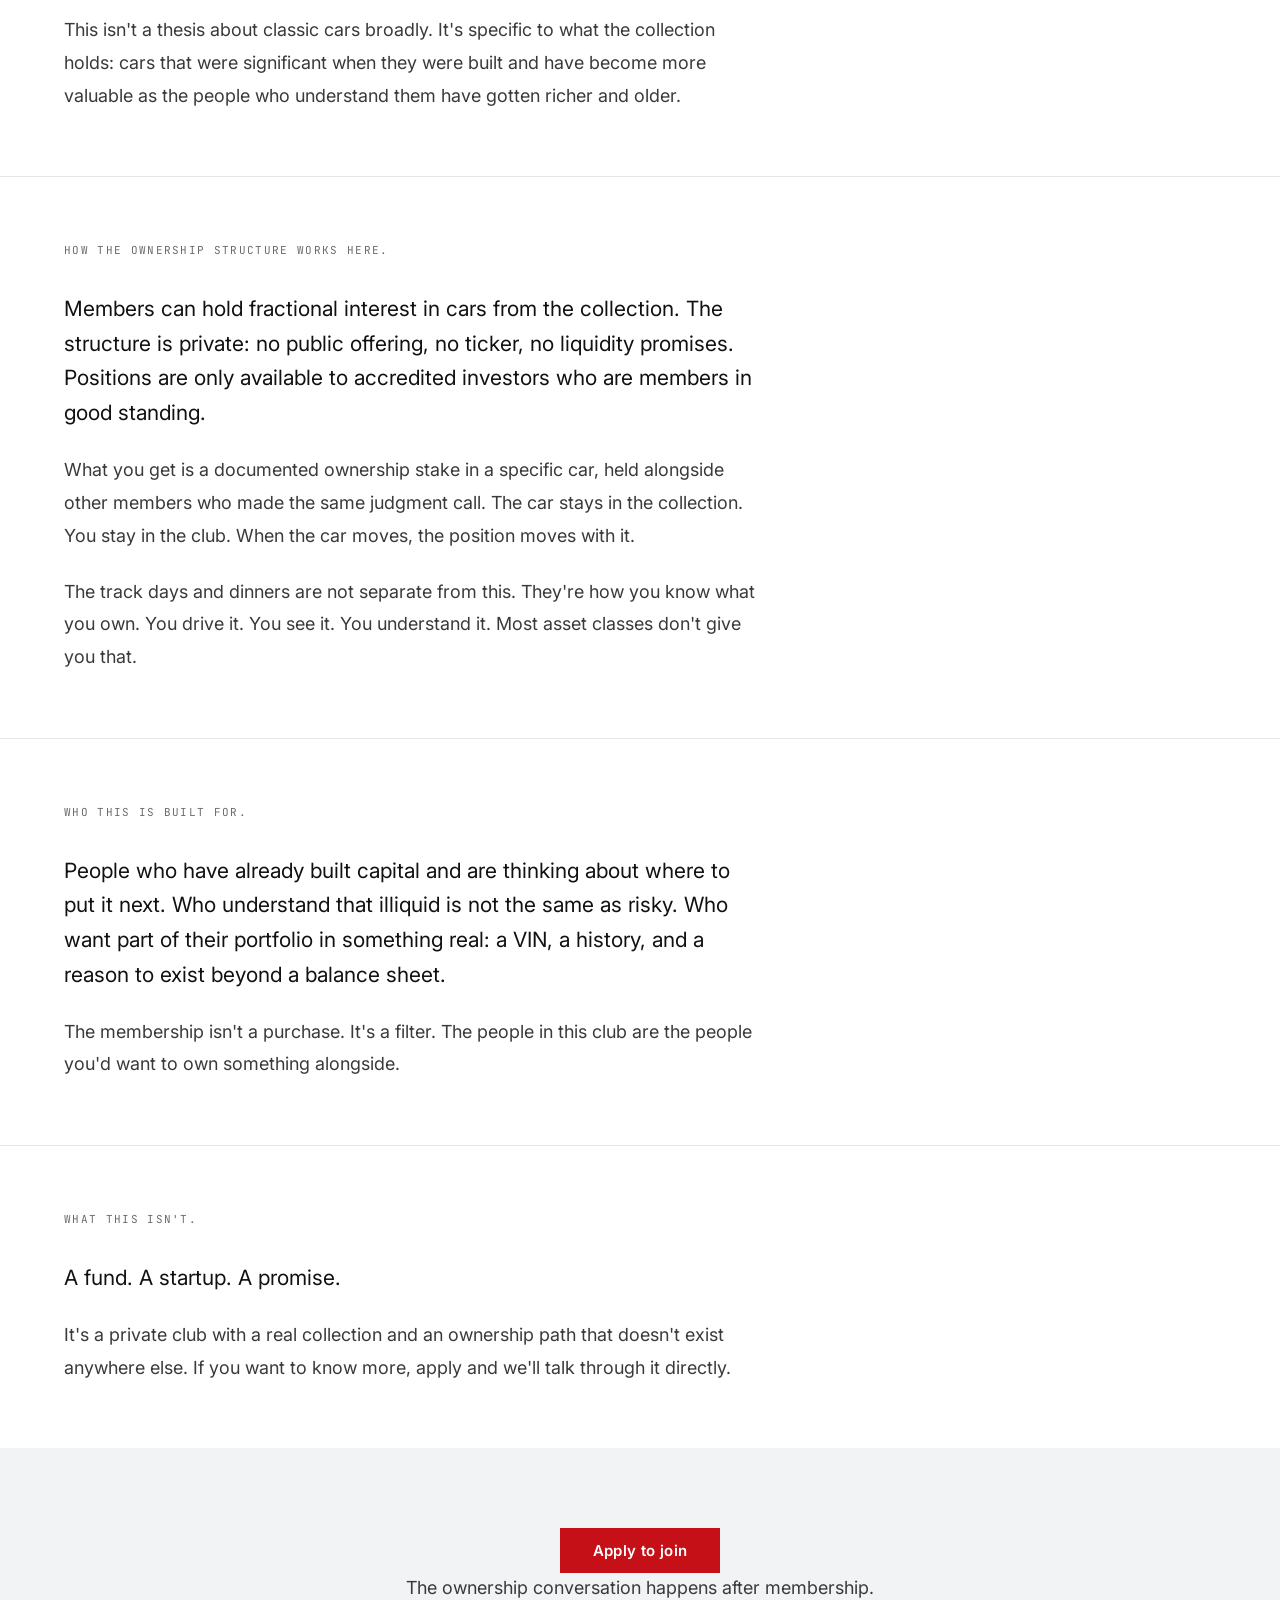
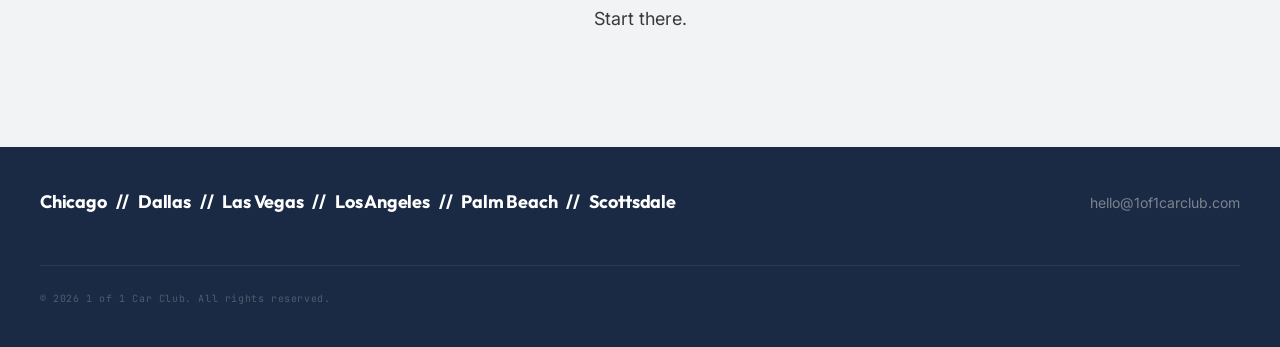
<file: ownership.html>
<!DOCTYPE html>
<html lang="en">
<head>
  <meta charset="UTF-8">
  <meta name="viewport" content="width=device-width, initial-scale=1.0">
  <title>Ownership | 1 of 1 Car Club</title>
  <meta name="description" content="Fractional ownership of significant Porsches, held privately. A path available only to members of 1 of 1 Car Club. Chicago, Dallas, Las Vegas, Los Angeles, Palm Beach, and Scottsdale.">

  <!-- Open Graph -->
  <meta property="og:type" content="website">
  <meta property="og:url" content="https://1of1carclub.com/ownership.html">
  <meta property="og:title" content="Ownership | 1 of 1 Car Club">
  <meta property="og:description" content="Fractional ownership of significant Porsches, held privately. A path available only to members of 1 of 1 Car Club.">
  <meta property="og:image" content="https://1of1carclub.com/assets/og-placeholder.svg">

  <link rel="icon" href="assets/favicon.svg" type="image/svg+xml">
  <style>html,body{background:#ffffff;color:#111111}body{margin:0}</style>
  <link rel="preload" href="style.css" as="style">
  <link rel="stylesheet" href="style.css">
</head>
<body>

  <!-- ===================== NAVIGATION ===================== -->
  <nav class="nav nav--opaque" id="nav" aria-label="Main navigation">
    <div class="nav__inner">
      <a href="index.html" class="nav__logo">1 of 1 Car Club</a>
      <ul class="nav__links" role="list">
        <li><a href="philosophy.html">Philosophy</a></li>
        <li><a href="collection.html">The Collection</a></li>
        <li><a href="ownership.html" aria-current="page">Ownership</a></li>
        <li><a href="index.html#apply" class="nav__apply">Apply</a></li>
      </ul>
      <button class="nav__burger" id="burger" aria-label="Open menu" aria-expanded="false">
        <span></span>
        <span></span>
        <span></span>
      </button>
    </div>
  </nav>

  <!-- Mobile overlay -->
  <div class="nav__overlay" id="nav-overlay" role="dialog" aria-label="Navigation menu">
    <nav>
      <a href="philosophy.html">Philosophy</a>
      <a href="collection.html">The Collection</a>
      <a href="ownership.html">Ownership</a>
      <a href="index.html#apply">Apply to join</a>
    </nav>
    <p class="nav__overlay-locs">Chicago &nbsp;&bull;&nbsp; Dallas &nbsp;&bull;&nbsp; Las Vegas &nbsp;&bull;&nbsp; Los Angeles &nbsp;&bull;&nbsp; Palm Beach &nbsp;&bull;&nbsp; Scottsdale</p>
  </div>

  <main>

    <!-- ===================== PAGE HEADER ===================== -->
    <section class="page-intro">
      <div class="wrap">
        <p class="page-intro__eyebrow reveal">1 of 1 Car Club</p>
        <h1 class="page-intro__title reveal reveal-delay-1">These cars are hard assets.</h1>
        <p class="page-intro__sub reveal reveal-delay-2">Most of the people in this club figured that out before they found us.</p>
      </div>
    </section>

    <!-- ===================== OWNERSHIP IMAGE BREAK ===================== -->
    <div class="phil-image reveal">
      <!--
        PHOTO PLACEHOLDER: Collection cars in the warehouse.
        993 GT2 R or DP Motorsport build, low angle, moody.
        Communicates value and permanence, not speed.
        Full-bleed strip, approximately 50vh tall.
      -->
      <div class="ph ph--phil">
        <span class="ph__label" style="color: rgba(245,241,234,0.5);">Photo placeholder<br>Collection cars in warehouse: 993 GT2 R or DP Motorsport build<br>Low angle, moody. Full-bleed strip, ~50vh.</span>
      </div>
    </div>

    <!-- ===================== SECTION: WHY PORSCHES ===================== -->
    <section class="phil-section">
      <div class="wrap">
        <p class="phil-section__eyebrow reveal">Why Porsches, specifically.</p>
        <div class="phil-section__body">
          <p class="lede reveal">You can't make another 993 GT2 R. Porsche built fewer than 60 of them and stopped. You can't make another Carrera GT. You can't make another race-winning 935 with Le Mans documentation and a real ownership history.</p>
          <p class="reveal">What you can do is find one, hold it, and wait. The people who did that ten years ago have not been disappointed.</p>
          <p class="reveal">This isn't a thesis about classic cars broadly. It's specific to what the collection holds: cars that were significant when they were built and have become more valuable as the people who understand them have gotten richer and older.</p>
        </div>
      </div>
    </section>

    <!-- ===================== SECTION: HOW THE STRUCTURE WORKS ===================== -->
    <section class="phil-section">
      <div class="wrap">
        <p class="phil-section__eyebrow reveal">How the ownership structure works here.</p>
        <div class="phil-section__body">
          <p class="lede reveal">Members can hold fractional interest in cars from the collection. The structure is private: no public offering, no ticker, no liquidity promises. Positions are only available to accredited investors who are members in good standing.</p>
          <p class="reveal">What you get is a documented ownership stake in a specific car, held alongside other members who made the same judgment call. The car stays in the collection. You stay in the club. When the car moves, the position moves with it.</p>
          <p class="reveal">The track days and dinners are not separate from this. They're how you know what you own. You drive it. You see it. You understand it. Most asset classes don't give you that.</p>
        </div>
      </div>
    </section>

    <!-- ===================== SECTION: WHO THIS IS BUILT FOR ===================== -->
    <section class="phil-section">
      <div class="wrap">
        <p class="phil-section__eyebrow reveal">Who this is built for.</p>
        <div class="phil-section__body">
          <p class="lede reveal">People who have already built capital and are thinking about where to put it next. Who understand that illiquid is not the same as risky. Who want part of their portfolio in something real: a VIN, a history, and a reason to exist beyond a balance sheet.</p>
          <p class="reveal">The membership isn't a purchase. It's a filter. The people in this club are the people you'd want to own something alongside.</p>
        </div>
      </div>
    </section>

    <!-- ===================== SECTION: WHAT THIS ISN'T ===================== -->
    <section class="phil-section">
      <div class="wrap">
        <p class="phil-section__eyebrow reveal">What this isn't.</p>
        <div class="phil-section__body">
          <p class="lede reveal">A fund. A startup. A promise.</p>
          <p class="reveal">It's a private club with a real collection and an ownership path that doesn't exist anywhere else. If you want to know more, apply and we'll talk through it directly.</p>
        </div>
      </div>
    </section>

    <!-- ===================== CLOSING CTA ===================== -->
    <section class="phil-cta">
      <div class="wrap">
        <a href="index.html#apply" class="btn btn--red reveal">Apply to join</a>
        <p class="reveal reveal-delay-1">The ownership conversation happens after membership. Start there.</p>
      </div>
    </section>

  </main>

  <!-- ===================== FOOTER ===================== -->
  <footer class="footer">
    <div class="footer__inner">
      <div class="footer__locs">Chicago&ensp;//&ensp;Dallas&ensp;//&ensp;Las Vegas&ensp;//&ensp;Los Angeles&ensp;//&ensp;Palm Beach&ensp;//&ensp;Scottsdale</div>
      <div class="footer__contact">
        <a href="mailto:hello@1of1carclub.com">hello@1of1carclub.com</a>
      </div>
      <p class="footer__copy">&copy; 2026 1 of 1 Car Club. All rights reserved.</p>
    </div>
  </footer>

  <script src="script.js"></script>
</body>
</html>
</file>
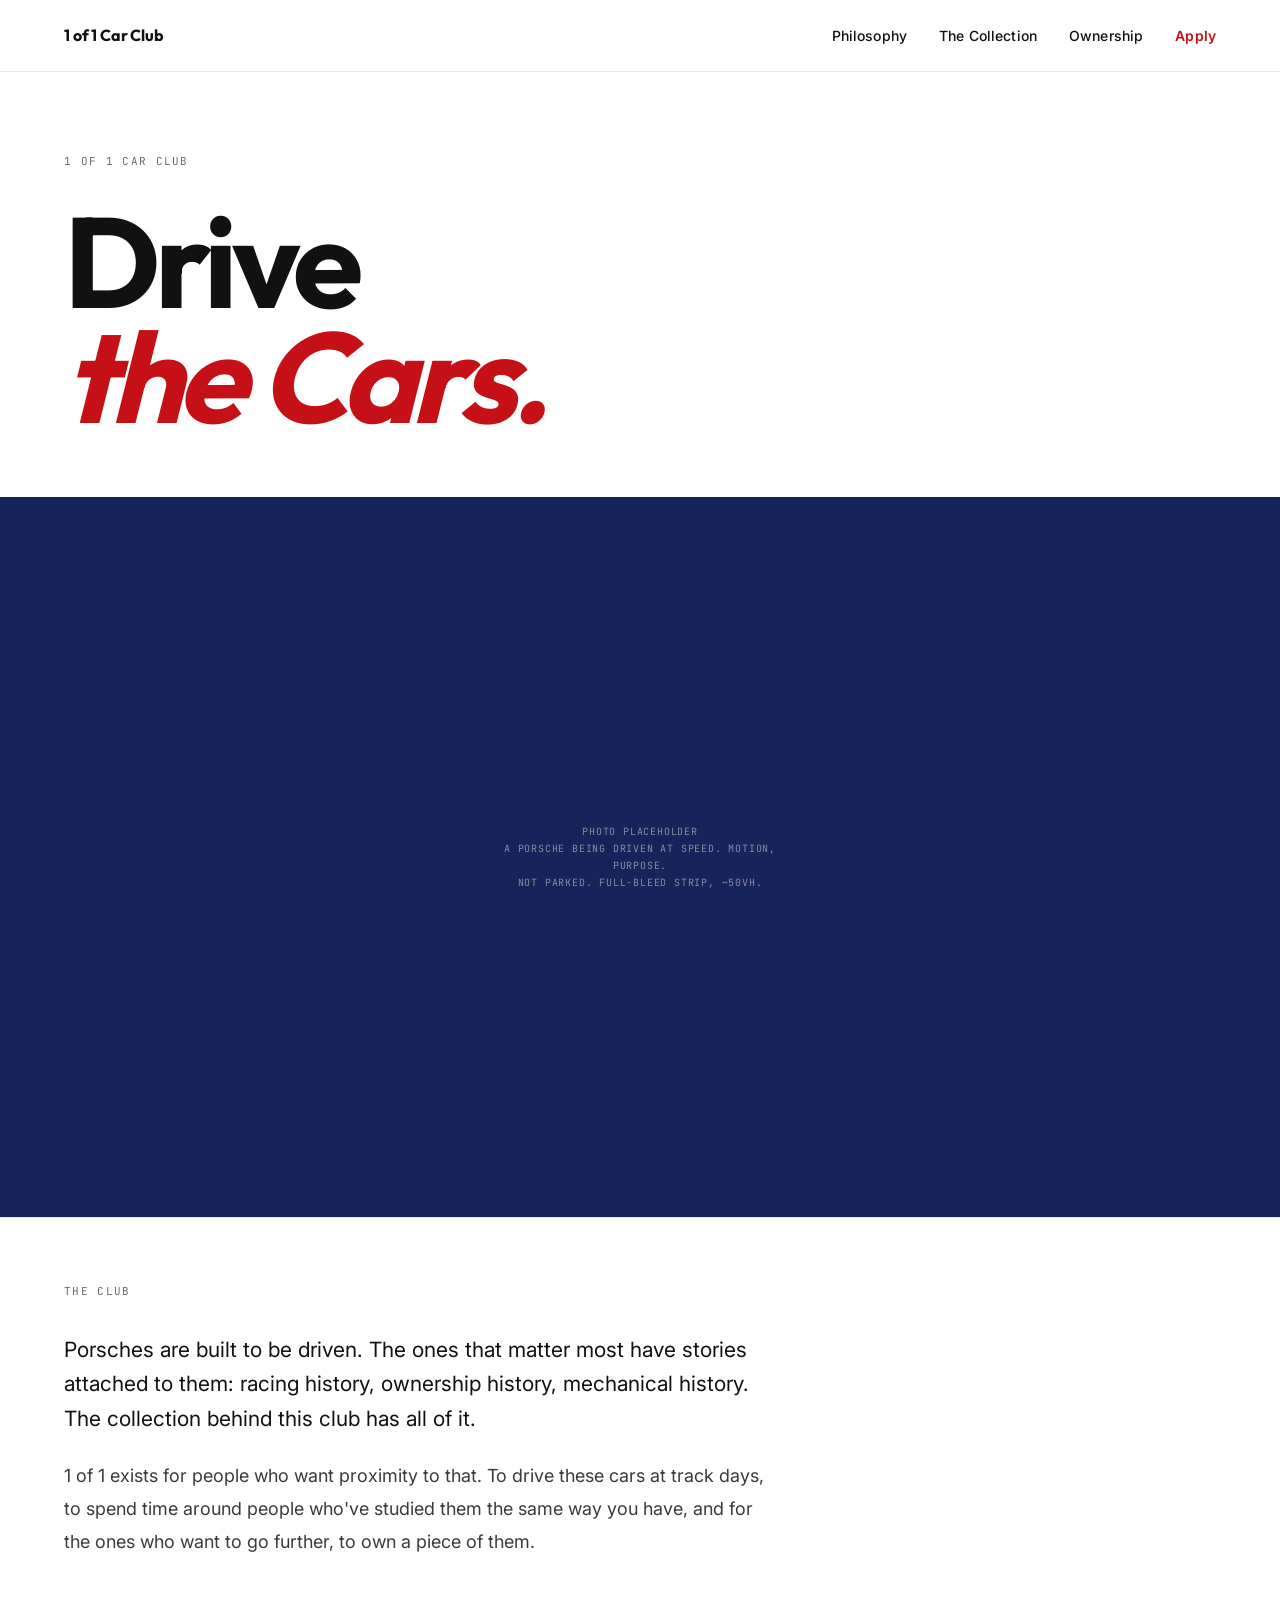
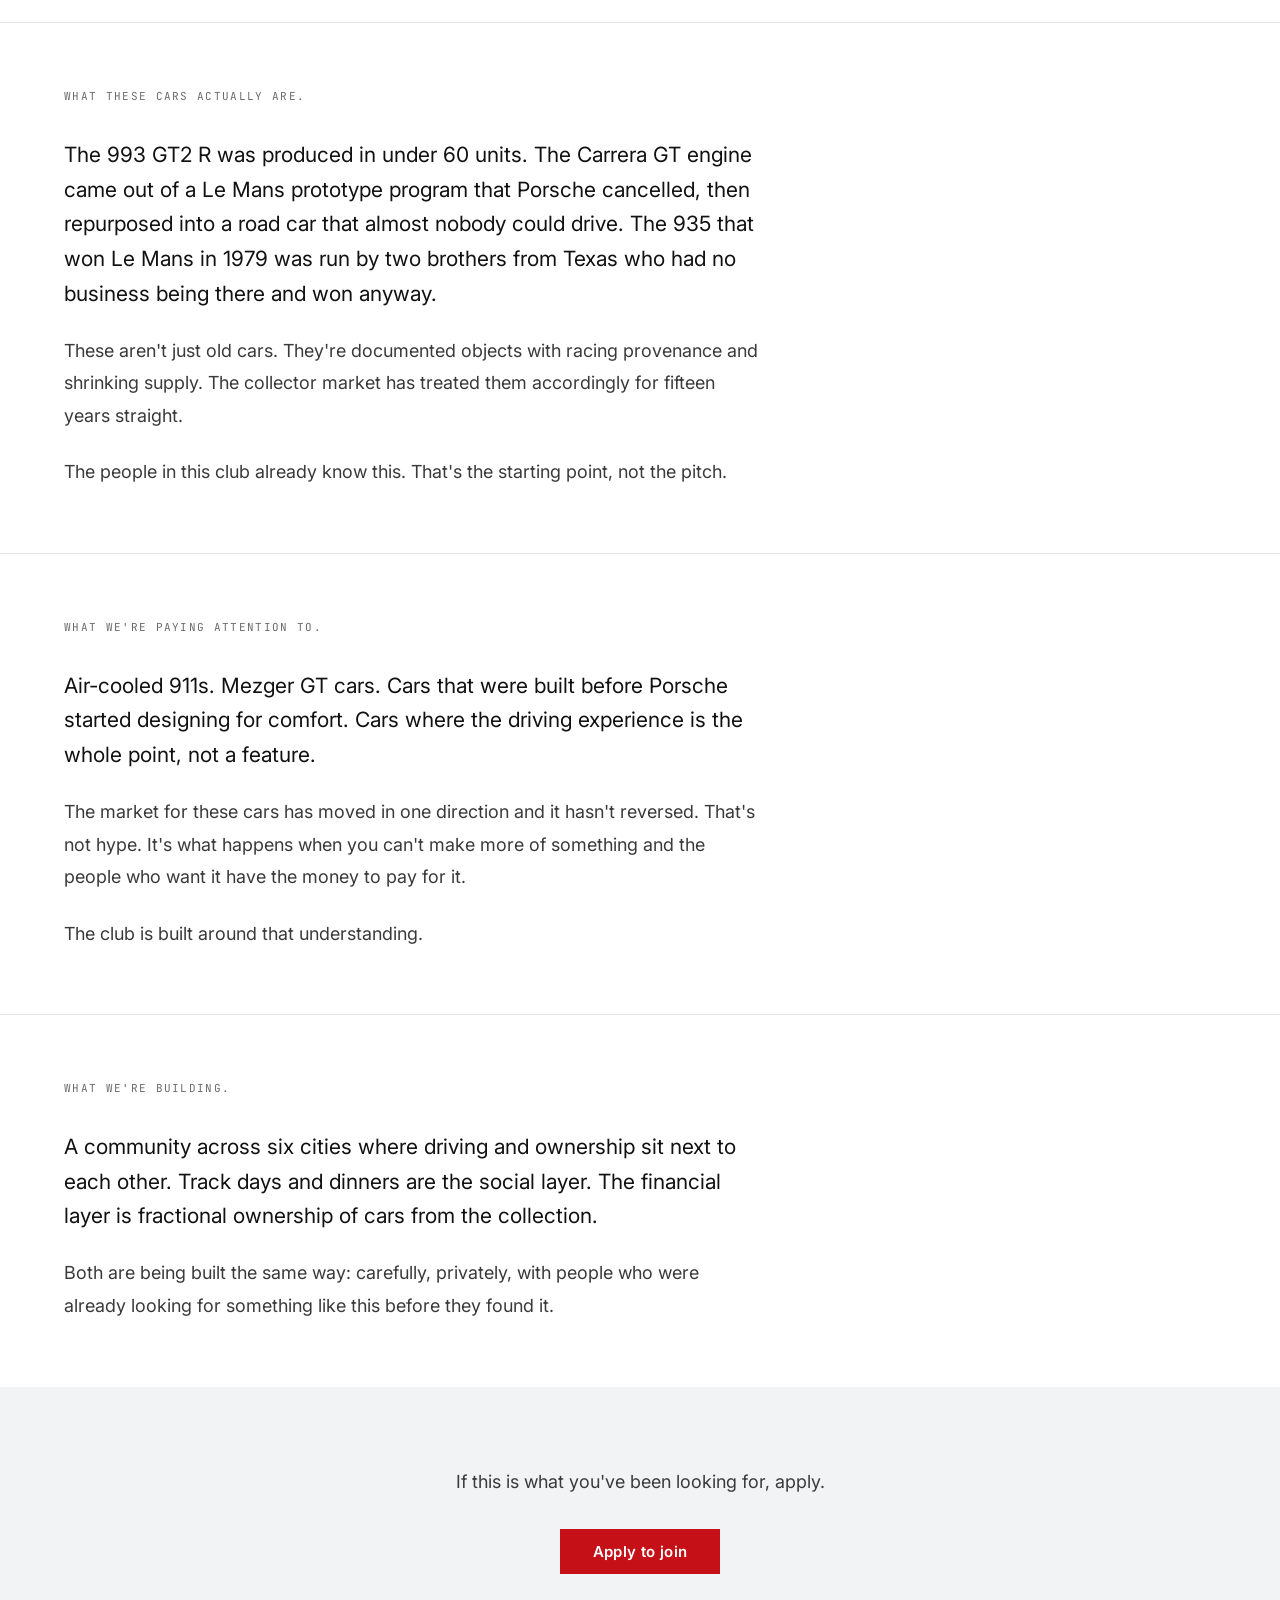
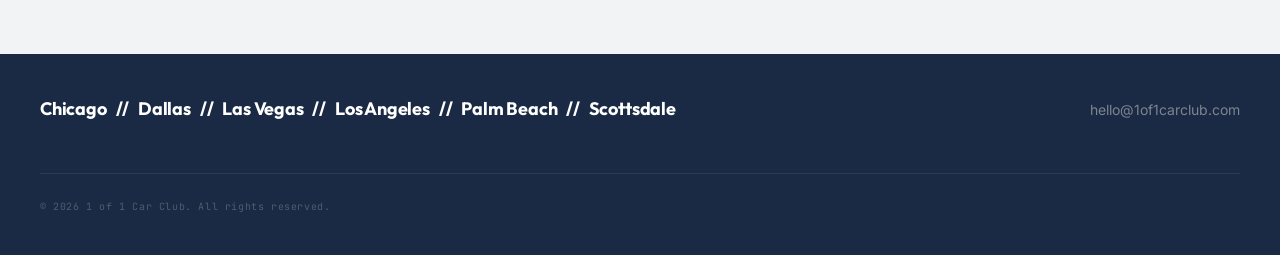
<file: philosophy.html>
<!DOCTYPE html>
<html lang="en">
<head>
  <meta charset="UTF-8">
  <meta name="viewport" content="width=device-width, initial-scale=1.0">
  <title>Drive the Cars | 1 of 1 Car Club</title>
  <meta name="description" content="What 1 of 1 Car Club believes about Porsches and driving. Based in Chicago and Dallas.">

  <!-- Open Graph -->
  <meta property="og:type" content="website">
  <meta property="og:url" content="https://1of1carclub.com/philosophy.html">
  <meta property="og:title" content="Drive the Cars | 1 of 1 Car Club">
  <meta property="og:description" content="What 1 of 1 Car Club believes about Porsches, driving, and the people who actually use their cars.">
  <meta property="og:image" content="https://1of1carclub.com/assets/og-placeholder.svg">

  <link rel="icon" href="assets/favicon.svg" type="image/svg+xml">
  <style>html,body{background:#ffffff;color:#111111}body{margin:0}</style>
  <link rel="preload" href="style.css" as="style">
  <link rel="stylesheet" href="style.css">
</head>
<body>

  <!-- ===================== NAVIGATION ===================== -->
  <nav class="nav nav--opaque" id="nav" aria-label="Main navigation">
    <div class="nav__inner">
      <a href="index.html" class="nav__logo">1 of 1 Car Club</a>
      <ul class="nav__links" role="list">
        <li><a href="philosophy.html" aria-current="page">Philosophy</a></li>
        <li><a href="collection.html">The Collection</a></li>
        <li><a href="ownership.html">Ownership</a></li>
        <li><a href="index.html#apply" class="nav__apply">Apply</a></li>
      </ul>
      <button class="nav__burger" id="burger" aria-label="Open menu" aria-expanded="false">
        <span></span>
        <span></span>
        <span></span>
      </button>
    </div>
  </nav>

  <!-- Mobile overlay -->
  <div class="nav__overlay" id="nav-overlay" role="dialog" aria-label="Navigation menu">
    <nav>
      <a href="philosophy.html">Philosophy</a>
      <a href="collection.html">The Collection</a>
      <a href="ownership.html">Ownership</a>
      <a href="index.html#apply">Apply to join</a>
    </nav>
    <p class="nav__overlay-locs">Chicago &nbsp;&bull;&nbsp; Dallas &nbsp;&bull;&nbsp; Las Vegas &nbsp;&bull;&nbsp; Los Angeles &nbsp;&bull;&nbsp; Palm Beach &nbsp;&bull;&nbsp; Scottsdale</p>
  </div>

  <main>

    <!-- ===================== PAGE HEADER ===================== -->
    <section class="page-intro">
      <div class="wrap">
        <p class="page-intro__eyebrow reveal">1 of 1 Car Club</p>
        <h1 class="page-intro__title reveal reveal-delay-1">Drive<br><em>the Cars.</em></h1>
      </div>
    </section>

    <!-- ===================== PHILOSOPHY IMAGE BREAK ===================== -->
    <div class="phil-image reveal">
      <!--
        PHOTO PLACEHOLDER: A Porsche being driven, not parked.
        Something that communicates motion and purpose.
        A Carrera GT at speed, a 911 on a good road, a driver's hands in frame.
        Full-bleed strip, approximately 50vh tall.
      -->
      <div class="ph ph--phil">
        <span class="ph__label" style="color: rgba(245,241,234,0.5);">Photo placeholder<br>A Porsche being driven at speed. Motion, purpose.<br>Not parked. Full-bleed strip, ~50vh.</span>
      </div>
    </div>

    <!-- ===================== SECTION: THE CLUB ===================== -->
    <section class="phil-section">
      <div class="wrap">
        <p class="phil-section__eyebrow reveal">The club</p>
        <div class="phil-section__body">
          <p class="lede reveal">Porsches are built to be driven. The ones that matter most have stories attached to them: racing history, ownership history, mechanical history. The collection behind this club has all of it.</p>
          <p class="reveal">1 of 1 exists for people who want proximity to that. To drive these cars at track days, to spend time around people who've studied them the same way you have, and for the ones who want to go further, to own a piece of them.</p>
        </div>
      </div>
    </section>

    <!-- ===================== SECTION: WHAT THESE CARS ACTUALLY ARE ===================== -->
    <section class="phil-section">
      <div class="wrap">
        <p class="phil-section__eyebrow reveal">What these cars actually are.</p>
        <div class="phil-section__body">
          <p class="lede reveal">The 993 GT2 R was produced in under 60 units. The Carrera GT engine came out of a Le Mans prototype program that Porsche cancelled, then repurposed into a road car that almost nobody could drive. The 935 that won Le Mans in 1979 was run by two brothers from Texas who had no business being there and won anyway.</p>
          <p class="reveal">These aren't just old cars. They're documented objects with racing provenance and shrinking supply. The collector market has treated them accordingly for fifteen years straight.</p>
          <p class="reveal">The people in this club already know this. That's the starting point, not the pitch.</p>
        </div>
      </div>
    </section>

    <!-- ===================== SECTION: WHAT WE'RE PAYING ATTENTION TO ===================== -->
    <section class="phil-section">
      <div class="wrap">
        <p class="phil-section__eyebrow reveal">What we're paying attention to.</p>
        <div class="phil-section__body">
          <p class="lede reveal">Air-cooled 911s. Mezger GT cars. Cars that were built before Porsche started designing for comfort. Cars where the driving experience is the whole point, not a feature.</p>
          <p class="reveal">The market for these cars has moved in one direction and it hasn't reversed. That's not hype. It's what happens when you can't make more of something and the people who want it have the money to pay for it.</p>
          <p class="reveal">The club is built around that understanding.</p>
        </div>
      </div>
    </section>

    <!-- ===================== SECTION: WHAT WE'RE BUILDING ===================== -->
    <section class="phil-section">
      <div class="wrap">
        <p class="phil-section__eyebrow reveal">What we're building.</p>
        <div class="phil-section__body">
          <p class="lede reveal">A community across six cities where driving and ownership sit next to each other. Track days and dinners are the social layer. The financial layer is fractional ownership of cars from the collection.</p>
          <p class="reveal">Both are being built the same way: carefully, privately, with people who were already looking for something like this before they found it.</p>
        </div>
      </div>
    </section>

    <!-- ===================== CLOSING CTA ===================== -->
    <section class="phil-cta">
      <div class="wrap">
        <p class="reveal">If this is what you've been looking for, apply.</p>
        <a href="index.html#apply" class="btn btn--red reveal reveal-delay-1">Apply to join</a>
      </div>
    </section>

  </main>

  <!-- ===================== FOOTER ===================== -->
  <footer class="footer">
    <div class="footer__inner">
      <div class="footer__locs">Chicago&ensp;//&ensp;Dallas&ensp;//&ensp;Las Vegas&ensp;//&ensp;Los Angeles&ensp;//&ensp;Palm Beach&ensp;//&ensp;Scottsdale</div>
      <div class="footer__contact">
        <a href="mailto:hello@1of1carclub.com">hello@1of1carclub.com</a>
      </div>
      <p class="footer__copy">&copy; 2026 1 of 1 Car Club. All rights reserved.</p>
    </div>
  </footer>

  <script src="script.js"></script>
</body>
</html>
</file>
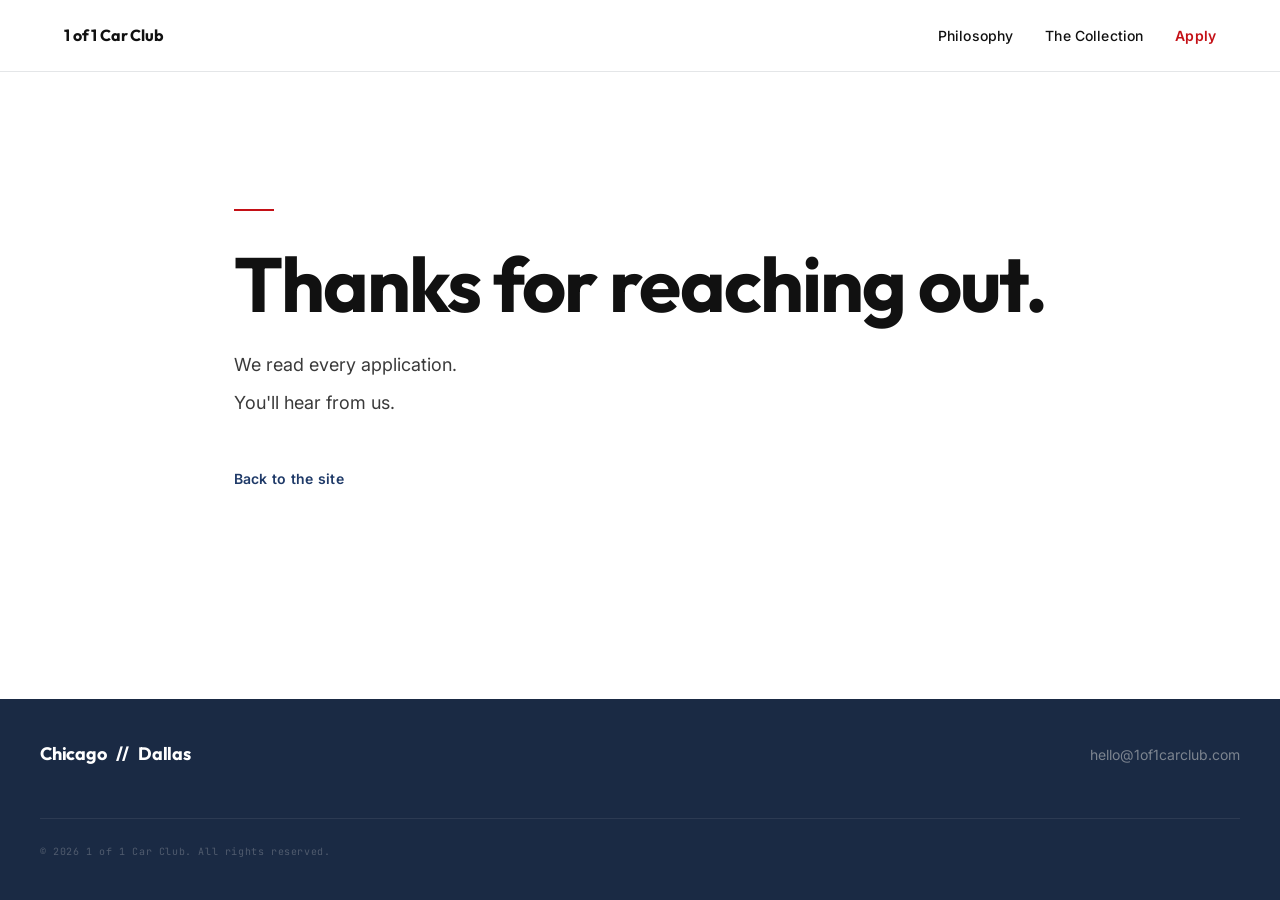
<file: thanks.html>
<!DOCTYPE html>
<html lang="en">
<head>
  <meta charset="UTF-8">
  <meta name="viewport" content="width=device-width, initial-scale=1.0">
  <title>Application received | 1 of 1 Car Club</title>
  <meta name="robots" content="noindex">

  <link rel="icon" href="assets/favicon.svg" type="image/svg+xml">
  <style>html,body{background:#ffffff;color:#111111}body{margin:0}</style>
  <link rel="preload" href="style.css" as="style">
  <link rel="stylesheet" href="style.css">
</head>
<body>

  <!-- ===================== NAVIGATION ===================== -->
  <nav class="nav nav--opaque" id="nav" aria-label="Main navigation">
    <div class="nav__inner">
      <a href="index.html" class="nav__logo">1 of 1 Car Club</a>
      <ul class="nav__links" role="list">
        <li><a href="philosophy.html">Philosophy</a></li>
        <li><a href="collection.html">The Collection</a></li>
        <li><a href="index.html#apply" class="nav__apply">Apply</a></li>
      </ul>
      <button class="nav__burger" id="burger" aria-label="Open menu" aria-expanded="false">
        <span></span>
        <span></span>
        <span></span>
      </button>
    </div>
  </nav>

  <!-- Mobile overlay -->
  <div class="nav__overlay" id="nav-overlay" role="dialog" aria-label="Navigation menu">
    <nav>
      <a href="philosophy.html">Philosophy</a>
      <a href="collection.html">The Collection</a>
      <a href="index.html#apply">Apply to join</a>
    </nav>
    <p class="nav__overlay-locs">Chicago &nbsp;&bull;&nbsp; Dallas</p>
  </div>

  <main>
    <section class="thanks-section">
      <div class="wrap">
        <div class="section-rule"></div>
        <h1>Thanks for reaching out.</h1>
        <p>We read every application.</p>
        <p>You'll hear from us.</p>
        <a href="index.html" class="thanks-back">Back to the site</a>
      </div>
    </section>
  </main>

  <!-- ===================== FOOTER ===================== -->
  <footer class="footer">
    <div class="footer__inner">
      <div class="footer__locs">Chicago&ensp;//&ensp;Dallas</div>
      <div class="footer__contact">
        <a href="mailto:hello@1of1carclub.com">hello@1of1carclub.com</a>
      </div>
      <p class="footer__copy">&copy; 2026 1 of 1 Car Club. All rights reserved.</p>
    </div>
  </footer>

  <script src="script.js"></script>
</body>
</html>
</file>
<file: style.css>
/* ============================================================
   1 OF 1 CAR CLUB - STYLE.CSS
   Phase 2 Build
   ============================================================ */

@import url('https://fonts.googleapis.com/css2?family=Outfit:ital,wght@0,300;0,400;0,500;0,600;0,700;1,300;1,400;1,500&family=Inter:wght@400;500;600&family=JetBrains+Mono:wght@400;500&display=swap');

/* ============================================================
   VARIABLES
   ============================================================ */

:root {
  --cream:        #FFFFFF;
  --cream-mid:    #F2F3F4;
  --cream-dark:   #E4E6E8;
  --charcoal:     #111111;
  --charcoal-mid: #3A3A3A;
  --charcoal-lt:  #6B6B6B;
  --ink:          #1A2A44;
  --red:          #C41016;
  --navy:         #1F3A68;
  --navy-dark:    #15255C;
  --navy-light:   #25356C;
  --sky-blue:     #2FB8EC;

  --font-serif: 'Outfit', sans-serif;
  --font-sans:  'Inter', system-ui, -apple-system, sans-serif;
  --font-mono:  'JetBrains Mono', 'Courier New', monospace;

  --max-w:      1200px;
  --text-w:     700px;
  --nav-h:      72px;

  --sp-2:   8px;
  --sp-3:   12px;
  --sp-4:   16px;
  --sp-6:   24px;
  --sp-8:   32px;
  --sp-10:  40px;
  --sp-12:  48px;
  --sp-16:  64px;
  --sp-20:  80px;
  --sp-24:  96px;
  --sp-32:  128px;

  --ease:   300ms ease;
  --ease-slow: 700ms ease;
}

/* ============================================================
   RESET
   ============================================================ */

*, *::before, *::after {
  box-sizing: border-box;
  margin: 0;
  padding: 0;
}

html {
  scroll-behavior: smooth;
  overflow-x: hidden;
}

body {
  background-color: var(--cream);
  color: var(--charcoal);
  font-family: var(--font-sans);
  font-size: 18px;
  line-height: 1.7;
  -webkit-font-smoothing: antialiased;
  -moz-osx-font-smoothing: grayscale;
  overflow-x: hidden;
  min-height: 100vh;
  min-height: 100svh;
  display: flex;
  flex-direction: column;
}

main {
  flex: 1;
}

img {
  display: block;
  max-width: 100%;
  height: auto;
}

a {
  color: var(--navy);
  text-decoration: underline;
  text-decoration-color: transparent;
  text-underline-offset: 3px;
  transition: text-decoration-color var(--ease), color var(--ease);
}

a:hover {
  text-decoration-color: currentColor;
}

ul {
  list-style: none;
}

/* ============================================================
   TYPOGRAPHY
   ============================================================ */

h1, h2, h3, h4 {
  font-family: var(--font-serif);
  font-weight: 700;
  line-height: 1.08;
  letter-spacing: -0.025em;
  color: var(--charcoal);
}

.display {
  font-family: var(--font-serif);
  font-size: clamp(3rem, 8vw, 7.5rem);
  font-weight: 700;
  line-height: 0.95;
  letter-spacing: -0.04em;
}

.eyebrow {
  font-family: var(--font-mono);
  font-size: 0.6875rem;
  font-weight: 400;
  letter-spacing: 0.12em;
  text-transform: uppercase;
  color: var(--charcoal-lt);
}

.mono-label {
  font-family: var(--font-mono);
  font-size: 0.6875rem;
  letter-spacing: 0.09em;
  text-transform: uppercase;
}

/* ============================================================
   LAYOUT
   ============================================================ */

.wrap {
  max-width: var(--max-w);
  margin-left: auto;
  margin-right: auto;
  padding-left: var(--sp-6);
  padding-right: var(--sp-6);
}

.wrap--text {
  max-width: var(--text-w);
}

/* ============================================================
   NAVIGATION
   ============================================================ */

.nav {
  position: fixed;
  top: 0;
  left: 0;
  right: 0;
  z-index: 200;
  height: var(--nav-h);
  transition: background-color var(--ease), border-color var(--ease), box-shadow var(--ease);
}

.nav--opaque {
  background-color: var(--cream);
  border-bottom: 1px solid var(--cream-dark);
}

.nav--transparent {
  background-color: transparent;
  border-bottom: 1px solid transparent;
}

.nav--scrolled {
  background-color: var(--cream);
  border-bottom: 1px solid var(--cream-dark);
  box-shadow: 0 2px 20px rgba(15, 13, 11, 0.06);
}

.nav__inner {
  max-width: var(--max-w);
  height: 100%;
  margin: 0 auto;
  padding: 0 var(--sp-6);
  display: flex;
  align-items: center;
  justify-content: space-between;
}

.nav__logo {
  font-family: var(--font-serif);
  font-size: 1rem;
  font-weight: 700;
  letter-spacing: -0.01em;
  color: var(--charcoal);
  text-decoration: none;
  transition: color var(--ease);
}

.nav--transparent .nav__logo {
  color: var(--cream);
}

.nav--scrolled .nav__logo {
  color: var(--charcoal);
}

.nav__links {
  display: flex;
  align-items: center;
  gap: var(--sp-8);
}

.nav__links a {
  font-size: 0.875rem;
  font-weight: 500;
  color: var(--charcoal);
  text-decoration: none;
  letter-spacing: 0.01em;
  transition: color var(--ease);
}

.nav--transparent .nav__links a {
  color: rgba(245, 241, 234, 0.85);
}

.nav--scrolled .nav__links a {
  color: var(--charcoal);
}

.nav__links a:hover {
  color: var(--red);
}

.nav__links .nav__apply {
  color: var(--red);
  font-weight: 600;
}

.nav--transparent .nav__links .nav__apply {
  color: var(--cream);
}

.nav--scrolled .nav__links .nav__apply {
  color: var(--red);
}

/* Hamburger */
.nav__burger {
  display: none;
  flex-direction: column;
  justify-content: center;
  gap: 6px;
  background: none;
  border: none;
  cursor: pointer;
  padding: 4px;
  width: 32px;
  height: 32px;
}

.nav__burger span {
  display: block;
  width: 24px;
  height: 1.5px;
  background-color: var(--charcoal);
  transition: background-color var(--ease), transform var(--ease), opacity var(--ease);
  transform-origin: center;
}

.nav--transparent .nav__burger span {
  background-color: var(--cream);
}

.nav--scrolled .nav__burger span {
  background-color: var(--charcoal);
}

.nav__burger.is-open span:nth-child(1) {
  transform: translateY(7.5px) rotate(45deg);
}

.nav__burger.is-open span:nth-child(2) {
  opacity: 0;
}

.nav__burger.is-open span:nth-child(3) {
  transform: translateY(-7.5px) rotate(-45deg);
}

/* Mobile menu overlay */
.nav__overlay {
  display: none;
  position: fixed;
  inset: 0;
  z-index: 199;
  background-color: var(--cream);
  flex-direction: column;
  align-items: flex-start;
  justify-content: center;
  padding: var(--sp-12) var(--sp-6);
}

.nav__overlay.is-open {
  display: flex;
}

.nav__overlay nav {
  display: flex;
  flex-direction: column;
  gap: var(--sp-6);
}

.nav__overlay a {
  font-family: var(--font-serif);
  font-size: clamp(2.25rem, 8vw, 3.5rem);
  font-weight: 700;
  color: var(--charcoal);
  text-decoration: none;
  line-height: 1.1;
  letter-spacing: -0.025em;
}

.nav__overlay a:hover {
  color: var(--red);
}

.nav__overlay-locs {
  margin-top: var(--sp-10);
  font-family: var(--font-mono);
  font-size: 0.6875rem;
  letter-spacing: 0.1em;
  text-transform: uppercase;
  color: var(--charcoal-lt);
}

/* ============================================================
   BUTTONS
   ============================================================ */

.btn {
  display: inline-block;
  font-family: var(--font-sans);
  font-size: 0.9375rem;
  font-weight: 600;
  letter-spacing: 0.025em;
  padding: 14px 32px;
  border: 1.5px solid transparent;
  cursor: pointer;
  text-decoration: none;
  transition: background-color var(--ease), color var(--ease), border-color var(--ease);
  border-radius: 0;
  line-height: 1;
}

.btn--red {
  background-color: var(--red);
  color: var(--cream);
  border-color: var(--red);
}

.btn--red:hover {
  background-color: transparent;
  color: var(--red);
  text-decoration: none;
}

.btn--outline {
  background-color: transparent;
  color: var(--charcoal);
  border-color: var(--charcoal);
}

.btn--outline:hover {
  background-color: var(--charcoal);
  color: var(--cream);
  text-decoration: none;
}

.btn--outline-light {
  background-color: transparent;
  color: var(--cream);
  border-color: rgba(245, 241, 234, 0.5);
}

.btn--outline-light:hover {
  background-color: var(--cream);
  color: var(--charcoal);
  border-color: var(--cream);
  text-decoration: none;
}

/* ============================================================
   PHOTO PLACEHOLDERS
   ============================================================ */

.ph {
  display: flex;
  align-items: center;
  justify-content: center;
  background-color: var(--navy-light);
  position: relative;
  overflow: hidden;
  width: 100%;
}

.ph__label {
  font-family: var(--font-mono);
  font-size: 0.625rem;
  letter-spacing: 0.08em;
  text-transform: uppercase;
  color: rgba(15, 13, 11, 0.45);
  text-align: center;
  padding: var(--sp-4);
  line-height: 1.7;
  max-width: 360px;
  position: relative;
  z-index: 1;
}

.ph--hero {
  position: absolute;
  inset: 0;
  height: 100%;
  background-color: var(--navy-dark);
}

.ph--track {
  aspect-ratio: 4 / 3;
}

.ph--card {
  aspect-ratio: 3 / 2;
}

.ph--featured {
  position: absolute;
  inset: 0;
  height: 100%;
  background-color: var(--navy-light);
}

.ph--strip {
  aspect-ratio: 21 / 9;
}

.ph--phil {
  aspect-ratio: 16 / 9;
  background-color: var(--navy-dark);
}

/* ============================================================
   SCROLL REVEAL
   ============================================================ */

.reveal {
  opacity: 0;
  transform: translateY(28px);
  transition: opacity 0.8s ease, transform 0.8s ease;
}

.reveal.is-visible {
  opacity: 1;
  transform: translateY(0);
}

.reveal-delay-1 { transition-delay: 0.1s; }
.reveal-delay-2 { transition-delay: 0.2s; }
.reveal-delay-3 { transition-delay: 0.3s; }

/* ============================================================
   SECTION DIVIDER
   ============================================================ */

.section-rule {
  width: 40px;
  height: 2px;
  background-color: var(--red);
  margin-bottom: var(--sp-8);
}

/* ============================================================
   HERO (index.html)
   ============================================================ */

.hero {
  position: relative;
  height: 100svh;
  min-height: 580px;
  display: flex;
  align-items: flex-end;
  overflow: hidden;
}

.hero__overlay {
  position: absolute;
  inset: 0;
  z-index: 1;
  background: linear-gradient(
    to top,
    rgba(10, 8, 6, 0.88) 0%,
    rgba(10, 8, 6, 0.45) 45%,
    rgba(10, 8, 6, 0.1) 100%
  );
}

.hero__content {
  position: relative;
  z-index: 2;
  width: 100%;
  max-width: var(--max-w);
  margin: 0 auto;
  padding: 0 var(--sp-6) var(--sp-20);
}

.hero__kicker {
  font-family: var(--font-mono);
  font-size: 0.6875rem;
  letter-spacing: 0.12em;
  text-transform: uppercase;
  color: rgba(245, 241, 234, 0.8);
  margin-bottom: var(--sp-4);
}

.hero__headline {
  font-family: var(--font-serif);
  font-size: clamp(2.5rem, 6.5vw, 5.75rem);
  font-weight: 700;
  line-height: 1.03;
  letter-spacing: -0.035em;
  color: var(--cream);
  max-width: 860px;
  margin-bottom: var(--sp-6);
}

.hero__sub {
  font-size: 1.0625rem;
  color: rgba(245, 241, 234, 0.85);
  margin-bottom: var(--sp-10);
  letter-spacing: 0.01em;
}

/* ============================================================
   PITCH
   ============================================================ */

.pitch {
  padding-top: var(--sp-24);
  padding-bottom: var(--sp-24);
}

.pitch__text {
  font-size: 1.1875rem;
  line-height: 1.75;
  color: var(--charcoal-mid);
  max-width: var(--text-w);
}

.pitch__text p:first-child {
  font-size: 1.3125rem;
  color: var(--charcoal);
  line-height: 1.65;
}

.pitch__text p + p {
  margin-top: 1.2em;
}

/* ============================================================
   TWO COLUMN: WHAT THIS IS / ISN'T
   ============================================================ */

.split {
  background-color: var(--cream-mid);
  padding-top: 0;
  padding-bottom: 0;
  overflow: hidden;
}

.split__grid {
  display: grid;
  grid-template-columns: 1fr 1fr;
}

.split__col {
  padding: var(--sp-16) var(--sp-10);
}

.split__col--is {
  border-right: 1px solid var(--cream-dark);
}

.split__col-label {
  font-family: var(--font-mono);
  font-size: 0.6875rem;
  letter-spacing: 0.12em;
  text-transform: uppercase;
  margin-bottom: var(--sp-8);
  padding-bottom: var(--sp-4);
  border-bottom: 2px solid;
  display: inline-block;
}

.split__col--is .split__col-label {
  color: var(--red);
  border-color: var(--red);
}

.split__col--isnot .split__col-label {
  color: var(--charcoal-lt);
  border-color: var(--cream-dark);
}

.split__list li {
  padding: 14px 0;
  border-bottom: 1px solid var(--cream-dark);
  font-size: 1.0625rem;
  line-height: 1.4;
}

.split__col--is .split__list li {
  color: var(--charcoal);
}

.split__col--isnot .split__list li {
  color: var(--charcoal-lt);
}

/* ============================================================
   TRACK
   ============================================================ */

.track {
  padding-top: var(--sp-24);
  padding-bottom: var(--sp-24);
}

.track__inner {
  display: grid;
  grid-template-columns: 1fr 1fr;
  gap: var(--sp-16);
  align-items: center;
}

.track__text h2 {
  font-size: clamp(2rem, 4vw, 3rem);
  margin-bottom: var(--sp-6);
}

.track__text p {
  font-size: 1.0625rem;
  color: var(--charcoal-mid);
  line-height: 1.75;
}

.track__text p + p {
  margin-top: 1em;
}

.track__link {
  display: inline-flex;
  align-items: center;
  gap: 6px;
  margin-top: var(--sp-6);
  font-size: 0.875rem;
  font-weight: 600;
  letter-spacing: 0.02em;
  color: var(--navy);
}

.track__link:hover {
  color: var(--red);
}

.track__link::after {
  content: '↗';
  font-size: 0.8em;
}

/* ============================================================
   EVENTS (dark section)
   ============================================================ */

.events {
  background-color: var(--ink);
  padding-top: var(--sp-24);
  padding-bottom: var(--sp-24);
}

.events__header {
  margin-bottom: var(--sp-12);
}

.events__header h2 {
  color: var(--cream);
  font-size: clamp(2rem, 4vw, 3rem);
}

.events__grid {
  display: grid;
  grid-template-columns: 1fr 1fr;
  gap: var(--sp-12);
  padding-bottom: var(--sp-12);
  border-bottom: 1px solid rgba(245, 241, 234, 0.1);
}

.events__city-label {
  font-family: var(--font-mono);
  font-size: 0.6875rem;
  letter-spacing: 0.12em;
  text-transform: uppercase;
  color: var(--red);
  margin-bottom: var(--sp-4);
}

.events__city p {
  font-size: 1.0625rem;
  color: rgba(245, 241, 234, 0.85);
  line-height: 1.75;
}

.events__foot {
  margin-top: var(--sp-8);
}

.events__foot p {
  font-size: 0.9375rem;
  color: rgba(245, 241, 234, 0.65);
  line-height: 1.65;
}

.events__foot p + p {
  margin-top: 0.5em;
}

.events__foot strong {
  color: rgba(245, 241, 234, 0.85);
  font-weight: 500;
}

/* ============================================================
   CARS TEASER
   ============================================================ */

.cars-teaser {
  position: relative;
  min-height: 65vh;
  display: flex;
  align-items: flex-end;
  overflow: hidden;
}

.cars-teaser__media {
  position: absolute;
  inset: 0;
}

.cars-teaser__overlay {
  position: absolute;
  inset: 0;
  z-index: 1;
  background: linear-gradient(
    to top,
    rgba(10, 8, 6, 0.88) 0%,
    rgba(10, 8, 6, 0.55) 40%,
    rgba(10, 8, 6, 0.15) 100%
  );
}

/* Suppress placeholder label text — invisible behind gradient anyway */
.cars-teaser .ph__label {
  display: none;
}

.cars-teaser__content {
  position: relative;
  z-index: 2;
  width: 100%;
}

.cars-teaser__content .wrap {
  padding-bottom: var(--sp-16);
}

.cars-teaser__content h2 {
  color: var(--cream);
  font-size: clamp(2rem, 4.5vw, 3.5rem);
  max-width: 560px;
  margin-bottom: var(--sp-4);
}

.cars-teaser__content p {
  font-size: 1.0625rem;
  color: rgba(245, 241, 234, 0.85);
  max-width: 480px;
  margin-bottom: var(--sp-8);
  line-height: 1.65;
}

.cars-teaser__content p + p {
  margin-top: 0.75em;
}

/* ============================================================
   APPLICATION FORM
   ============================================================ */

.apply {
  background-color: var(--cream);
  padding-top: var(--sp-24);
  padding-bottom: var(--sp-24);
  scroll-margin-top: var(--nav-h);
}

.apply__header {
  margin-bottom: var(--sp-12);
  max-width: var(--text-w);
}

.apply__header h2 {
  font-size: clamp(2.25rem, 5vw, 3.5rem);
  margin-bottom: var(--sp-4);
}

.apply__header p {
  font-size: 1.0625rem;
  color: var(--charcoal-lt);
}

.form {
  max-width: 640px;
}

.form__row {
  display: grid;
  grid-template-columns: 1fr 1fr;
  gap: var(--sp-6);
}

.form__group {
  margin-bottom: var(--sp-6);
}

.form__label {
  display: block;
  font-family: var(--font-mono);
  font-size: 0.625rem;
  font-weight: 500;
  letter-spacing: 0.1em;
  text-transform: uppercase;
  color: var(--charcoal-lt);
  margin-bottom: 8px;
}

.form__input,
.form__textarea,
.form__select {
  display: block;
  width: 100%;
  font-family: var(--font-sans);
  font-size: 1rem;
  color: var(--charcoal);
  background-color: transparent;
  border: 0;
  border-bottom: 1.5px solid var(--cream-dark);
  padding: 10px 0;
  outline: none;
  border-radius: 0;
  -webkit-appearance: none;
  transition: border-color var(--ease);
}

.form__input:focus,
.form__textarea:focus,
.form__select:focus {
  border-color: var(--charcoal);
}

.form__input::placeholder,
.form__textarea::placeholder {
  color: var(--charcoal-lt);
  opacity: 0.6;
}

.form__textarea {
  min-height: 120px;
  resize: vertical;
  line-height: 1.65;
  padding-top: 12px;
}

.form__submit {
  margin-top: var(--sp-10);
}

.form__note {
  margin-top: var(--sp-6);
  font-size: 0.875rem;
  color: var(--charcoal-lt);
  line-height: 1.65;
  max-width: 520px;
}

/* ============================================================
   FOOTER
   ============================================================ */

.footer {
  background-color: var(--ink);
  padding: var(--sp-10) var(--sp-6);
}

.footer__inner {
  max-width: var(--max-w);
  margin: 0 auto;
  display: flex;
  align-items: center;
  justify-content: space-between;
  flex-wrap: wrap;
  gap: var(--sp-4);
}

.footer__locs {
  font-family: var(--font-serif);
  font-size: 1.125rem;
  font-weight: 700;
  color: var(--cream);
  letter-spacing: -0.01em;
}

.footer__contact a {
  font-size: 0.875rem;
  color: rgba(245, 241, 234, 0.45);
  text-decoration: none;
  transition: color var(--ease);
}

.footer__contact a:hover {
  color: var(--cream);
}

.footer__copy {
  width: 100%;
  margin-top: var(--sp-8);
  padding-top: var(--sp-6);
  border-top: 1px solid rgba(245, 241, 234, 0.08);
  font-family: var(--font-mono);
  font-size: 0.625rem;
  letter-spacing: 0.06em;
  color: rgba(245, 241, 234, 0.25);
}

/* ============================================================
   PHILOSOPHY PAGE
   ============================================================ */

.page-intro {
  padding-top: calc(var(--nav-h) + var(--sp-20));
  padding-bottom: var(--sp-16);
}

.page-intro__eyebrow {
  font-family: var(--font-mono);
  font-size: 0.6875rem;
  letter-spacing: 0.12em;
  text-transform: uppercase;
  color: var(--charcoal-lt);
  margin-bottom: var(--sp-8);
}

.page-intro__title {
  font-family: var(--font-serif);
  font-size: clamp(4rem, 10vw, 9rem);
  font-weight: 700;
  line-height: 0.9;
  letter-spacing: -0.045em;
  color: var(--charcoal);
}

.page-intro__title em {
  font-style: italic;
  color: var(--red);
}

/* Philosophy sections */
.phil-section {
  padding-top: var(--sp-16);
  padding-bottom: var(--sp-16);
  border-top: 1px solid var(--cream-dark);
}

.phil-section:first-of-type {
  border-top: none;
  padding-top: var(--sp-12);
}

.phil-section__eyebrow {
  font-family: var(--font-mono);
  font-size: 0.6875rem;
  letter-spacing: 0.12em;
  text-transform: uppercase;
  color: var(--charcoal-lt);
  margin-bottom: var(--sp-8);
}

.phil-section__body p {
  font-size: 1.125rem;
  color: var(--charcoal-mid);
  line-height: 1.82;
  max-width: var(--text-w);
}

.phil-section__body p + p {
  margin-top: 1.3em;
}

.phil-section__body .lede {
  font-size: 1.3125rem;
  color: var(--charcoal);
  line-height: 1.65;
  font-weight: 400;
}

/* Philosophy image break */
.phil-image {
  padding: 0;
}

/* Philosophy CTA */
.phil-cta {
  background-color: var(--cream-mid);
  padding-top: var(--sp-20);
  padding-bottom: var(--sp-20);
  text-align: center;
}

.phil-cta p {
  font-size: 1.125rem;
  color: var(--charcoal-mid);
  margin-bottom: var(--sp-8);
  max-width: 480px;
  margin-left: auto;
  margin-right: auto;
  line-height: 1.7;
}

/* ============================================================
   COLLECTION PAGE
   ============================================================ */

.col-intro {
  padding-top: calc(var(--nav-h) + var(--sp-16));
  padding-bottom: var(--sp-20);
  border-bottom: 1px solid var(--cream-dark);
}

.col-intro__eyebrow {
  font-family: var(--font-mono);
  font-size: 0.6875rem;
  letter-spacing: 0.12em;
  text-transform: uppercase;
  color: var(--charcoal-lt);
  margin-bottom: var(--sp-8);
}

.col-intro h1 {
  font-size: clamp(2.75rem, 6vw, 5rem);
  margin-bottom: var(--sp-8);
  max-width: 700px;
}

.col-intro__body {
  max-width: 620px;
}

.col-intro__body p {
  font-size: 1.0625rem;
  color: var(--charcoal-mid);
  line-height: 1.78;
}

.col-intro__body p + p {
  margin-top: 1.1em;
}

/* Grid section */
.col-grid-section {
  background-color: var(--cream-mid);
  padding-top: var(--sp-20);
  padding-bottom: var(--sp-20);
}

.col-grid-section__header {
  display: flex;
  align-items: baseline;
  justify-content: space-between;
  margin-bottom: var(--sp-10);
  padding-bottom: var(--sp-6);
  border-bottom: 1px solid var(--cream-dark);
}

.col-grid-section__header h2 {
  font-size: 1.5rem;
}

.col-grid-section__count {
  font-family: var(--font-mono);
  font-size: 0.6875rem;
  letter-spacing: 0.1em;
  text-transform: uppercase;
  color: var(--charcoal-lt);
}

/* Card grid */
.card-grid {
  display: grid;
  grid-template-columns: repeat(3, 1fr);
  gap: var(--sp-6);
}

.car-card {
  background-color: var(--cream);
  overflow: hidden;
  transition: transform var(--ease), box-shadow var(--ease);
}

.car-card:hover {
  transform: translateY(-4px);
  box-shadow: 0 16px 48px rgba(15, 13, 11, 0.1);
}

.car-card__media {
  overflow: hidden;
}

.car-card__media .ph {
  transition: transform 0.6s ease;
}

.car-card:hover .car-card__media .ph {
  transform: scale(1.03);
}

.car-card__body {
  padding: var(--sp-6);
}

.car-card__year {
  font-family: var(--font-mono);
  font-size: 0.625rem;
  letter-spacing: 0.1em;
  text-transform: uppercase;
  color: var(--charcoal-lt);
  margin-bottom: 6px;
}

.car-card__model {
  font-family: var(--font-serif);
  font-size: 1.1875rem;
  font-weight: 700;
  color: var(--charcoal);
  line-height: 1.15;
  margin-bottom: var(--sp-2);
  letter-spacing: -0.015em;
}

.car-card__note {
  font-size: 0.875rem;
  color: var(--charcoal-lt);
  line-height: 1.6;
}

.car-card--tbd .car-card__year {
  color: var(--cream-dark);
}

.car-card--tbd .car-card__model {
  color: var(--charcoal-lt);
}

.car-card--tbd .car-card__note {
  color: var(--cream-dark);
  font-style: italic;
}

/* Featured cars */
.featured-section {
  padding-top: var(--sp-24);
  padding-bottom: var(--sp-24);
}

.featured-section__header {
  margin-bottom: var(--sp-16);
  padding-bottom: var(--sp-6);
  border-bottom: 1px solid var(--cream-dark);
}

.featured-section__header h2 {
  font-size: clamp(1.75rem, 3.5vw, 2.5rem);
}

.featured-car {
  display: grid;
  grid-template-columns: 1fr 1fr;
  border: 1px solid var(--cream-dark);
  overflow: hidden;
  margin-bottom: var(--sp-12);
}

.featured-car:last-child {
  margin-bottom: 0;
}

.featured-car__media {
  position: relative;
  min-height: 500px;
}

.featured-car__body {
  padding: var(--sp-12) var(--sp-12);
  display: flex;
  flex-direction: column;
  justify-content: center;
}

.featured-car--reverse {
  direction: rtl;
}

.featured-car--reverse > * {
  direction: ltr;
}

.featured-car__year {
  font-family: var(--font-mono);
  font-size: 0.6875rem;
  letter-spacing: 0.12em;
  text-transform: uppercase;
  color: var(--charcoal-lt);
  margin-bottom: var(--sp-3);
}

.featured-car__model {
  font-family: var(--font-serif);
  font-size: clamp(1.75rem, 3vw, 2.5rem);
  font-weight: 700;
  color: var(--charcoal);
  line-height: 1.1;
  letter-spacing: -0.025em;
  margin-bottom: var(--sp-8);
}

.featured-car__text p {
  font-size: 1rem;
  color: var(--charcoal-mid);
  line-height: 1.78;
}

.featured-car__text p + p {
  margin-top: 1em;
}

.featured-car__badge {
  margin-top: var(--sp-8);
  display: inline-block;
  font-family: var(--font-mono);
  font-size: 0.5625rem;
  letter-spacing: 0.1em;
  text-transform: uppercase;
  color: var(--red);
  border: 1px solid var(--red);
  padding: 5px 10px;
}

/* Past collection */
.past-col {
  background-color: var(--ink);
  padding-top: var(--sp-24);
  padding-bottom: var(--sp-24);
}

.past-col__eyebrow {
  font-family: var(--font-mono);
  font-size: 0.6875rem;
  letter-spacing: 0.12em;
  text-transform: uppercase;
  color: rgba(245, 241, 234, 0.3);
  margin-bottom: var(--sp-8);
}

.past-col h2 {
  color: var(--cream);
  font-size: clamp(2rem, 4vw, 3rem);
  margin-bottom: var(--sp-8);
}

.past-col p {
  font-size: 1.0625rem;
  color: rgba(245, 241, 234, 0.55);
  line-height: 1.78;
  max-width: 620px;
}

.past-col p + p {
  margin-top: 1.1em;
}

/* Collection CTA */
.col-cta {
  background-color: var(--cream-mid);
  padding-top: var(--sp-20);
  padding-bottom: var(--sp-20);
  text-align: center;
}

.col-cta p {
  font-size: 1.125rem;
  color: var(--charcoal-mid);
  margin-bottom: var(--sp-8);
  max-width: 480px;
  margin-left: auto;
  margin-right: auto;
  line-height: 1.7;
}

/* ============================================================
   RESPONSIVE
   ============================================================ */

@media (max-width: 1024px) {
  .track__inner {
    grid-template-columns: 1fr;
    gap: var(--sp-10);
  }

  .track__media {
    order: -1;
  }

  .featured-car {
    grid-template-columns: 1fr;
  }

  .featured-car__media {
    min-height: 340px;
    aspect-ratio: 16 / 9;
  }

  .featured-car--reverse {
    direction: ltr;
  }

  .card-grid {
    grid-template-columns: repeat(2, 1fr);
  }
}

@media (max-width: 768px) {
  :root {
    --sp-24: 72px;
    --sp-20: 60px;
    --sp-16: 48px;
    --sp-12: 36px;
  }

  .nav__links {
    display: none;
  }

  .nav__burger {
    display: flex;
  }

  .split__grid {
    grid-template-columns: 1fr;
  }

  .split__col--is {
    border-right: none;
    border-bottom: 1px solid var(--cream-dark);
  }

  .split__col {
    padding: var(--sp-10) var(--sp-6);
  }

  .events__grid {
    grid-template-columns: 1fr;
    gap: var(--sp-10);
  }

  .card-grid {
    grid-template-columns: 1fr;
  }

  .form__row {
    grid-template-columns: 1fr;
  }

  .footer__inner {
    flex-direction: column;
    align-items: flex-start;
  }

  .featured-car__body {
    padding: var(--sp-8) var(--sp-6);
  }

  .col-grid-section__header {
    flex-direction: column;
    align-items: flex-start;
    gap: var(--sp-2);
  }
}

@media (max-width: 480px) {
  .hero__headline {
    font-size: 2.25rem;
  }

  .page-intro__title {
    font-size: 3.5rem;
  }

  .car-card__model {
    font-size: 1.0625rem;
  }
}

/* ============================================================
   PHASE 3 ADDITIONS
   ============================================================ */

/* -------------------------------------------------------
   EDITORIAL CARD PLACEHOLDER
   Shown when a car has no photos yet. Looks intentional,
   not broken. Vintage Porsche brochure plate aesthetic.
   ------------------------------------------------------- */

.car-card__placeholder {
  aspect-ratio: 3 / 2;
  background-color: var(--cream-mid);
  display: flex;
  align-items: center;
  justify-content: center;
  position: relative;
  overflow: hidden;
  width: 100%;
}

/* Inner inset frame: the detail that makes it feel designed */
.car-card__placeholder::before {
  content: '';
  position: absolute;
  inset: 10px;
  border: 1px solid var(--cream-dark);
  pointer-events: none;
}

.car-card__placeholder--tbd {
  background-color: var(--cream-dark);
}

.car-card__placeholder--tbd::before {
  border-color: rgba(224, 216, 202, 0.5);
}

/* Full-height variant for featured car sections */
.car-card__placeholder--featured {
  aspect-ratio: unset;
  position: absolute;
  inset: 0;
  height: 100%;
  background-color: var(--navy-light);
}

.car-card__placeholder--featured::before {
  border-color: rgba(245, 241, 234, 0.12);
}

.car-card__placeholder-inner {
  display: flex;
  flex-direction: column;
  align-items: center;
  justify-content: center;
  text-align: center;
  padding: var(--sp-6);
  position: relative;
  z-index: 1;
}

.car-card__placeholder-year {
  font-family: var(--font-serif);
  font-size: clamp(2.5rem, 6vw, 4rem);
  font-weight: 700;
  line-height: 1;
  letter-spacing: -0.04em;
  color: var(--cream-dark);
  margin-bottom: 6px;
}

.car-card__placeholder--tbd .car-card__placeholder-year {
  color: rgba(224, 216, 202, 0.5);
}

.car-card__placeholder--featured .car-card__placeholder-year {
  color: rgba(245, 241, 234, 0.2);
  font-size: clamp(3rem, 8vw, 6rem);
}

.car-card__placeholder-model {
  font-family: var(--font-serif);
  font-size: 1rem;
  font-weight: 700;
  color: var(--charcoal-lt);
  letter-spacing: -0.01em;
  line-height: 1.2;
}

.car-card__placeholder--tbd .car-card__placeholder-model {
  color: var(--cream-dark);
}

.car-card__placeholder--featured .car-card__placeholder-model {
  color: rgba(245, 241, 234, 0.3);
  font-size: 1.25rem;
}

.car-card__placeholder-label {
  font-family: var(--font-mono);
  font-size: 0.5rem;
  letter-spacing: 0.14em;
  text-transform: uppercase;
  color: var(--cream-dark);
  margin-top: var(--sp-3);
}

.car-card__placeholder--tbd .car-card__placeholder-label {
  color: rgba(224, 216, 202, 0.5);
}

.car-card__placeholder--featured .car-card__placeholder-label {
  color: rgba(245, 241, 234, 0.2);
}

/* -------------------------------------------------------
   CAR CARD: badge (used for "In production", "Factory race car")
   ------------------------------------------------------- */

.car-card__badge {
  display: inline-block;
  font-family: var(--font-mono);
  font-size: 0.5625rem;
  letter-spacing: 0.1em;
  text-transform: uppercase;
  color: var(--red);
  border: 1px solid var(--red);
  padding: 4px 8px;
  margin-top: var(--sp-4);
}

/* -------------------------------------------------------
   FEATURED CAR: image styles (JS-rendered)
   ------------------------------------------------------- */

.featured-car__img {
  position: absolute;
  inset: 0;
  width: 100%;
  height: 100%;
  object-fit: cover;
}

/* -------------------------------------------------------
   FORM: validation error states
   ------------------------------------------------------- */

.form__error {
  display: none;
  font-family: var(--font-mono);
  font-size: 0.5625rem;
  letter-spacing: 0.08em;
  text-transform: uppercase;
  color: var(--red);
  margin-top: 6px;
}

.form__group--error .form__error {
  display: block;
}

.form__group--error .form__input,
.form__group--error .form__textarea {
  border-bottom-color: var(--red);
}

/* -------------------------------------------------------
   PAST COLLECTION: list items (JS-rendered)
   ------------------------------------------------------- */

.past-col__list {
  margin-top: var(--sp-12);
  border-top: 1px solid rgba(245, 241, 234, 0.1);
}

.past-col__item {
  display: flex;
  flex-direction: column;
  gap: 4px;
  padding: var(--sp-6) 0;
  border-bottom: 1px solid rgba(245, 241, 234, 0.08);
}

.past-col__item-name {
  font-family: var(--font-serif);
  font-size: 1.125rem;
  font-weight: 700;
  color: rgba(245, 241, 234, 0.7);
  letter-spacing: -0.015em;
}

.past-col__item-note {
  font-size: 0.9375rem;
  color: rgba(245, 241, 234, 0.4);
  line-height: 1.6;
}

/* -------------------------------------------------------
   THANKS PAGE
   ------------------------------------------------------- */

.thanks-section {
  padding-top: calc(var(--nav-h) + var(--sp-32));
  padding-bottom: var(--sp-32);
  min-height: 70vh;
  display: flex;
  align-items: center;
}

.thanks-section h1 {
  font-size: clamp(2.5rem, 6vw, 5rem);
  margin-bottom: var(--sp-6);
}

.thanks-section p {
  font-size: 1.125rem;
  color: var(--charcoal-mid);
  margin-bottom: var(--sp-2);
  max-width: 480px;
}

.thanks-section .thanks-back {
  display: inline-block;
  margin-top: var(--sp-10);
  font-size: 0.875rem;
  font-weight: 600;
  color: var(--navy);
  letter-spacing: 0.02em;
}

/* -------------------------------------------------------
   RESPONSIVE ADDITIONS
   ------------------------------------------------------- */

@media (max-width: 768px) {
  .car-card__placeholder-year {
    font-size: 2rem;
  }
}
</file>
